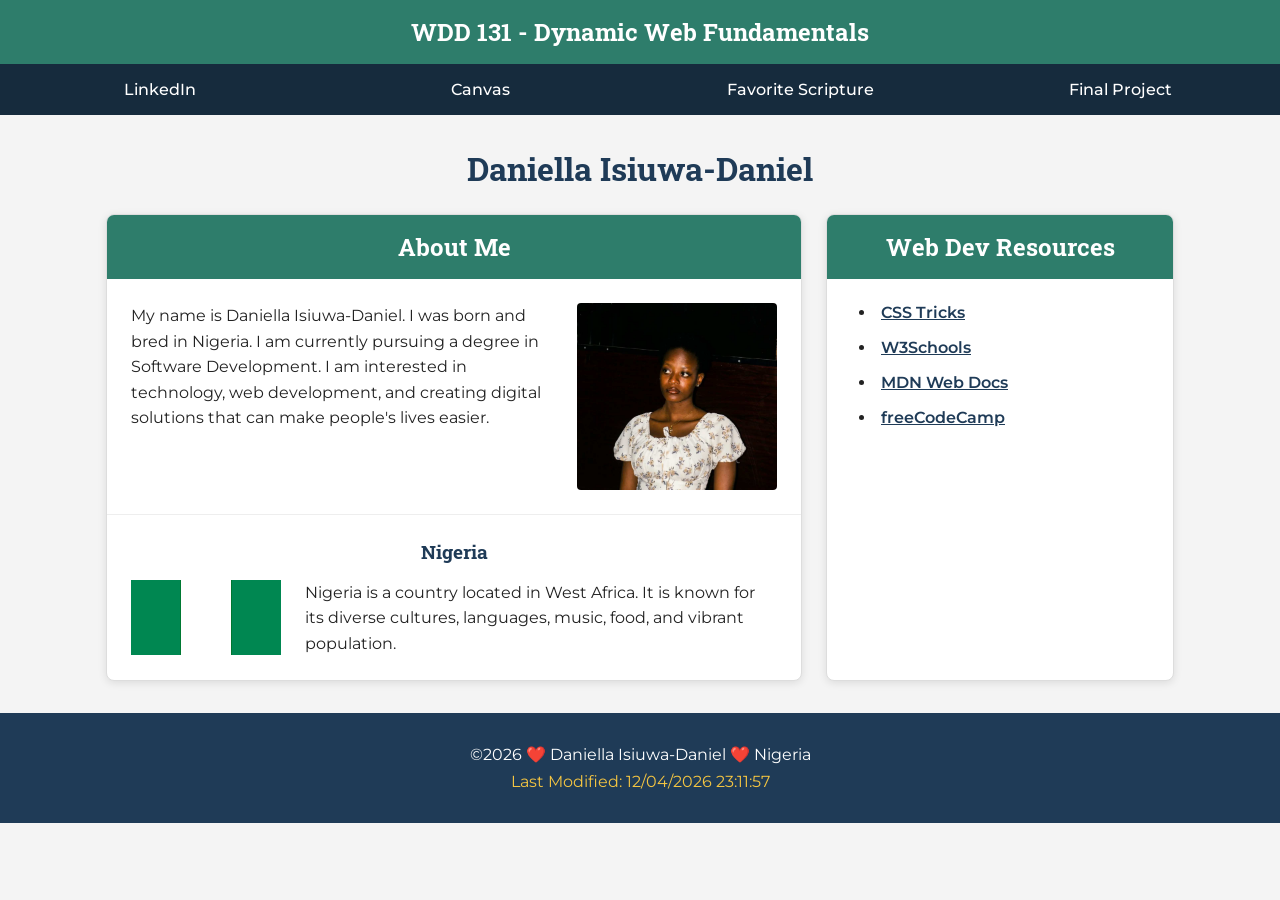
<file: index.html>
<!DOCTYPE html>
<html lang="en-US">

<head>
    <meta charset="UTF-8">
    <meta name="viewport" content="width=device-width, initial-scale=1.0">
    <meta name="description" content="WDD 131 - Dynamic Web Fundamentals course home page for Daniella Isiuwa-Daniel, featuring web development projects, resources, and personal information.">
    <meta name="author" content="Daniella Isiuwa-Daniel">
    
    <title>WDD 131 - Dynamic Web Fundamentals - Daniella Isiuwa-Daniel</title>

    <!-- Google Fonts Preconnect and Link Links -->
    <link rel="preconnect" href="https://fonts.googleapis.com">
    <link rel="preconnect" href="https://fonts.gstatic.com" crossorigin>
    <link href="https://fonts.googleapis.com/css2?family=Montserrat:wght@400;500;600;700&family=Roboto+Slab:wght@500;600;700&display=swap" rel="stylesheet">

    <!-- Stylesheet -->
    <link rel="stylesheet" href="styles/base.css">

    <!-- Script -->
    <script src="scripts/getdates.js" defer></script>
</head>

<body>

    <header>
        <span id="course-title">WDD 131 - Dynamic Web Fundamentals</span>
        <nav>
            <a href="https://www.linkedin.com/in/daniella-isiuwa-daniel-899655251/" target="_blank">LinkedIn</a>
            <a href="https://byupw.instructure.com/" target="_blank">Canvas</a>
            <a href="https://www.churchofjesuschrist.org/study/scriptures/bofm/alma/37?lang=eng" target="_blank">Favorite Scripture</a>
            <a href="#" target="_blank">Final Project</a>
        </nav>
    </header>

    <main>
        <h1>Daniella Isiuwa-Daniel</h1>

        <!-- First Card: About Me -->
        <section class="card">
            <h2>About Me</h2>
            <div class="about-content">
                <div class="about-text">
                    <p>
                        My name is Daniella Isiuwa-Daniel. I was born and bred in Nigeria.
                        I am currently pursuing a degree in Software Development. I am
                        interested in technology, web development, and creating digital
                        solutions that can make people's lives easier.
                    </p>
                </div>
                <img src="images/daniella.jpg" alt="Portrait of Daniella Isiuwa-Daniel" class="profile-image">
            </div>

            <div class="country-section">
                <h3>Nigeria</h3>
                <div class="country-content">
                    <img src="images/nigeria-flag.png" alt="Official flag of Nigeria" class="flag-image">
                    <p>
                        Nigeria is a country located in West Africa. It is known for its
                        diverse cultures, languages, music, food, and vibrant population.
                    </p>
                </div>
            </div>
        </section>

        <!-- Second Card: Web Dev Resources -->
        <section class="card resources-card">
            <h2>Web Dev Resources</h2>
            <ul>
                <li><a href="https://css-tricks.com/" target="_blank">CSS Tricks</a></li>
                <li><a href="https://www.w3schools.com/" target="_blank">W3Schools</a></li>
                <li><a href="https://developer.mozilla.org/" target="_blank">MDN Web Docs</a></li>
                <li><a href="https://www.freecodecamp.org/" target="_blank">freeCodeCamp</a></li>
            </ul>
        </section>
    </main>

    <footer>
        <p>
            &copy;<span id="currentyear"></span> ❤️ Daniella Isiuwa-Daniel ❤️ Nigeria
        </p>
        <p id="lastModified"></p>
    </footer>

</body>

</html>
</file>
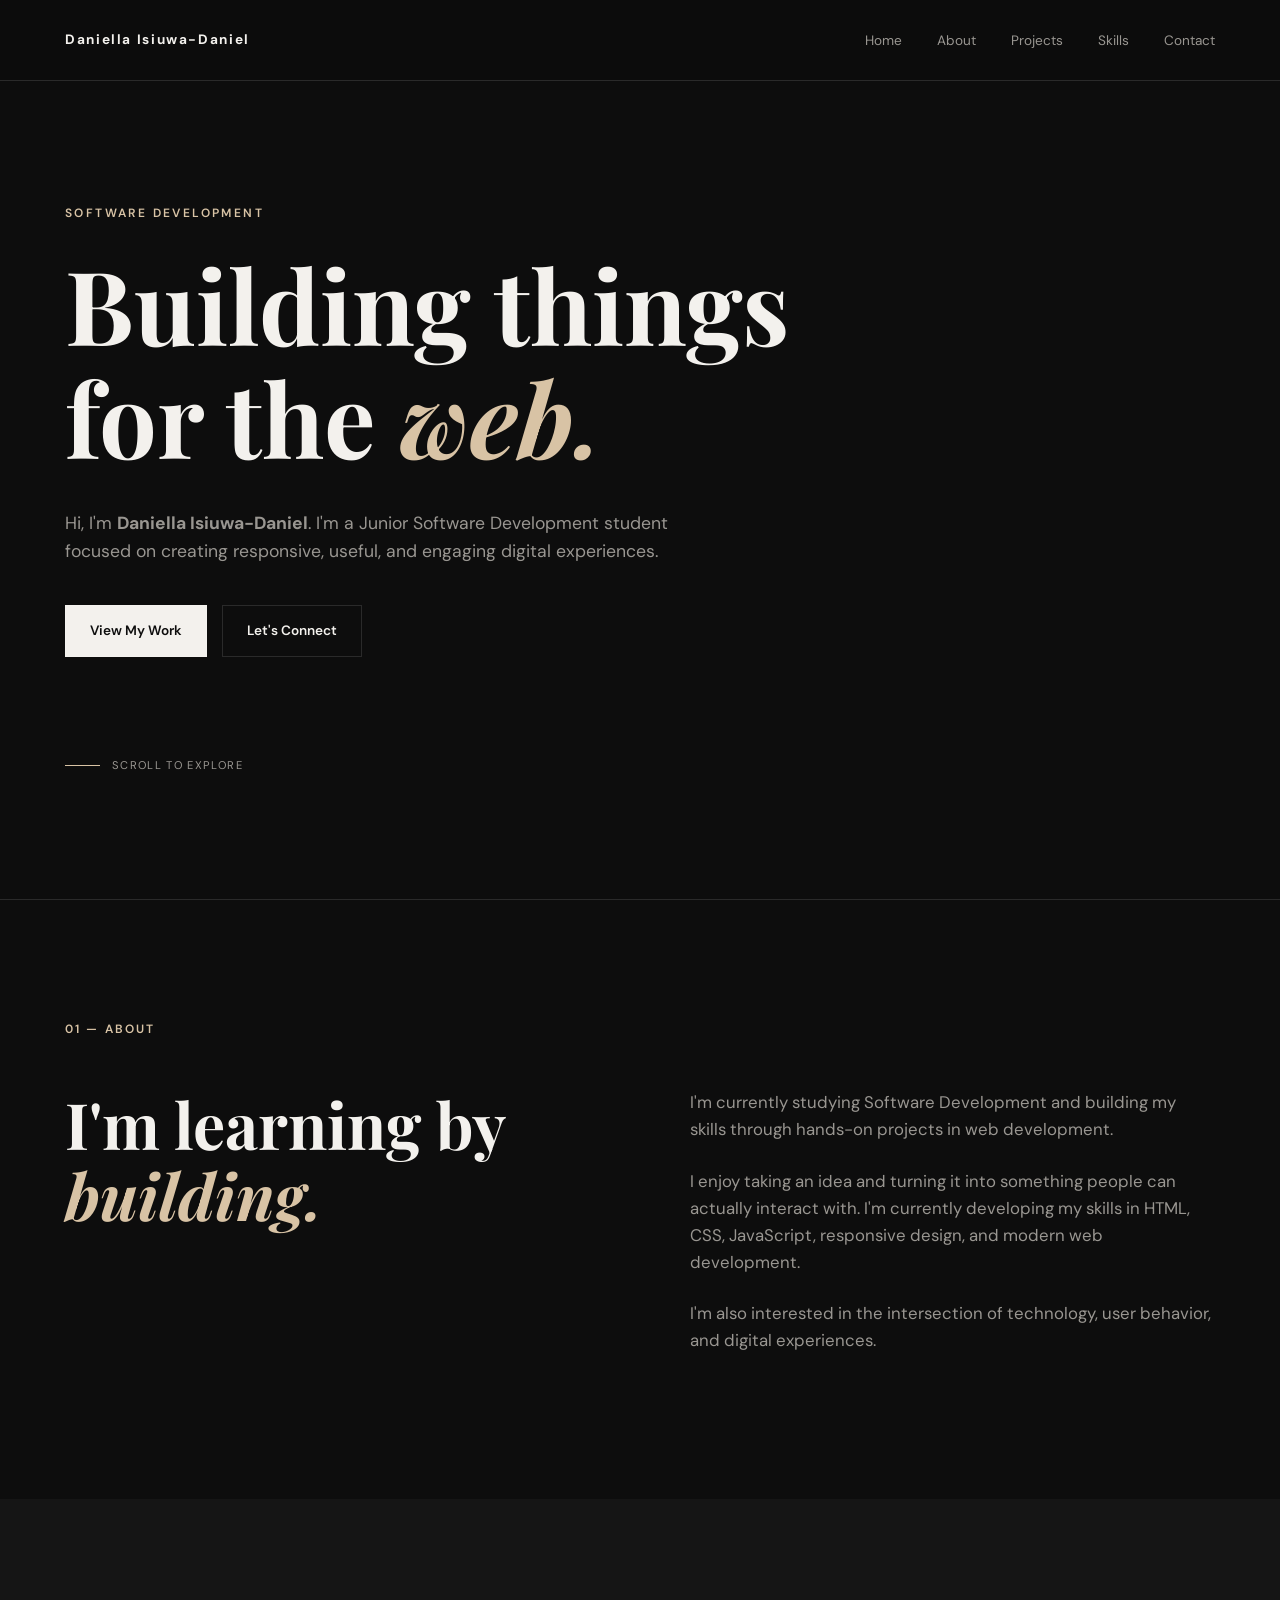
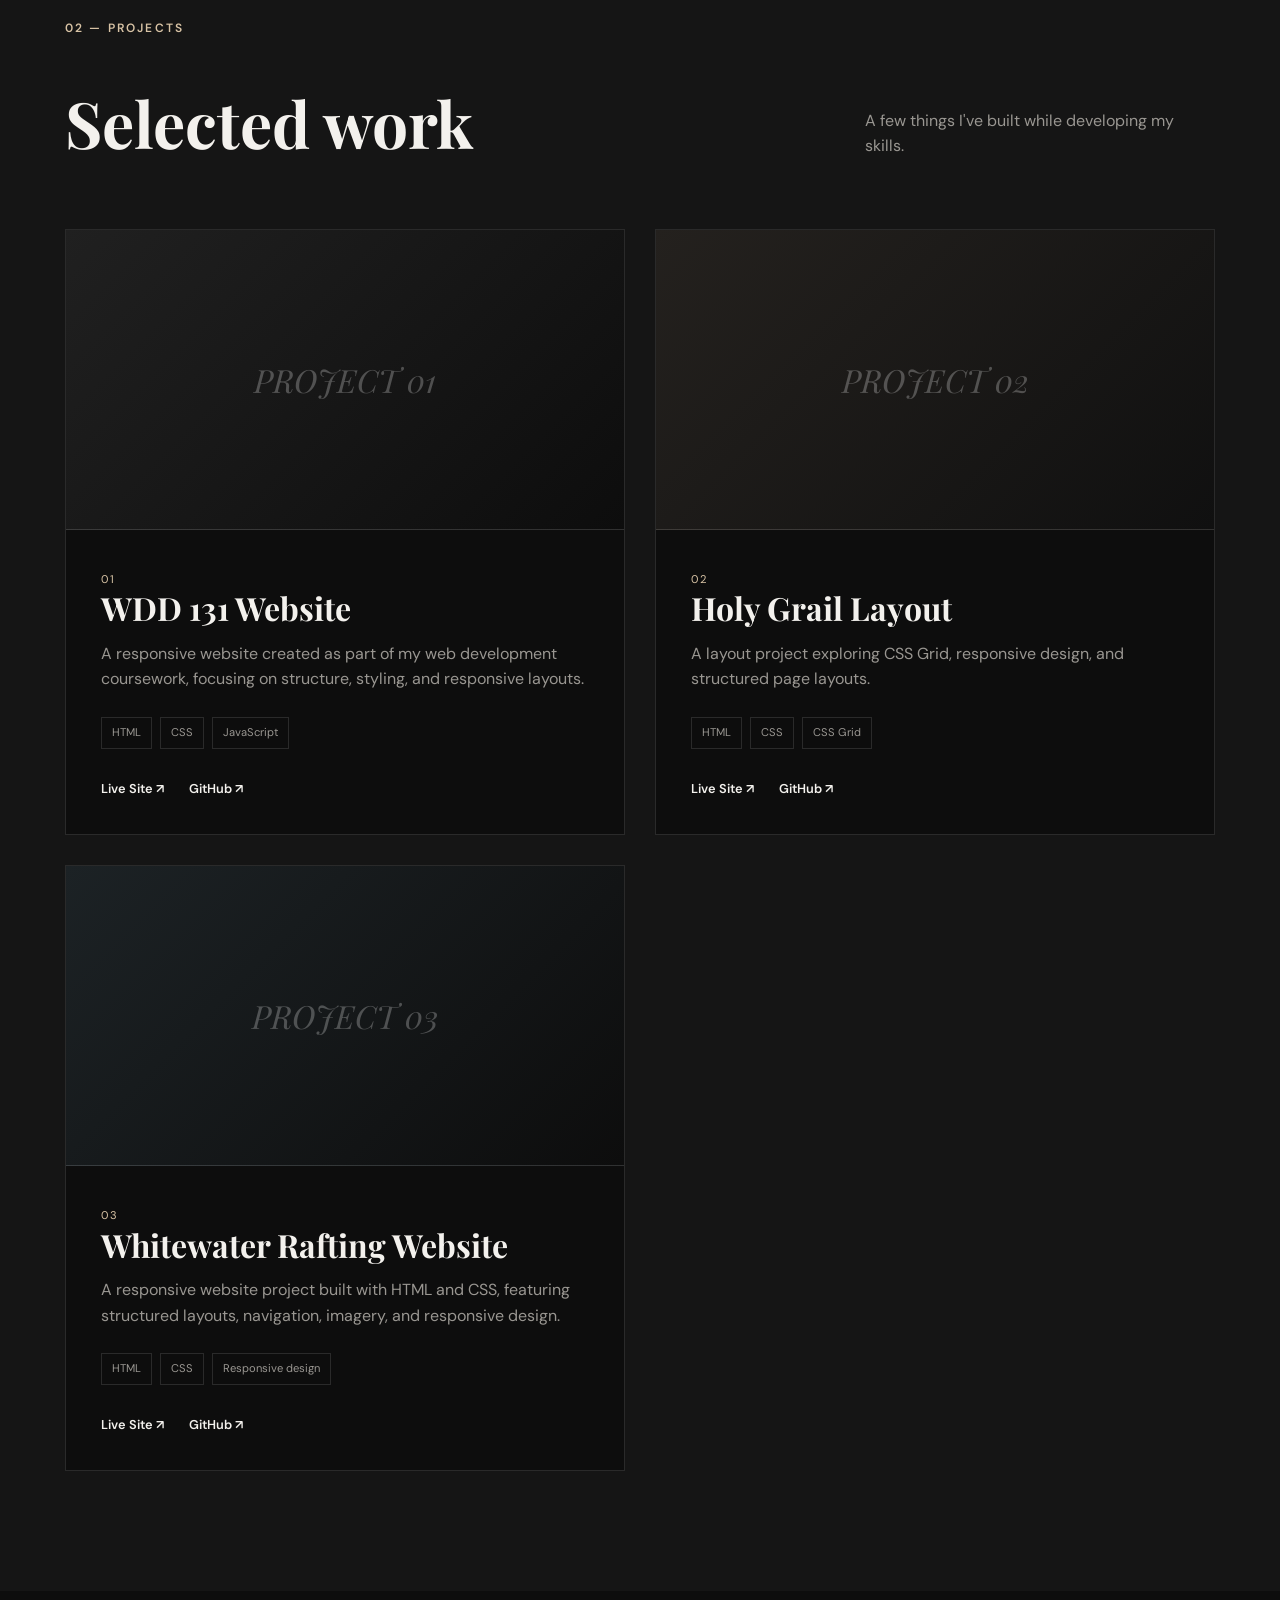
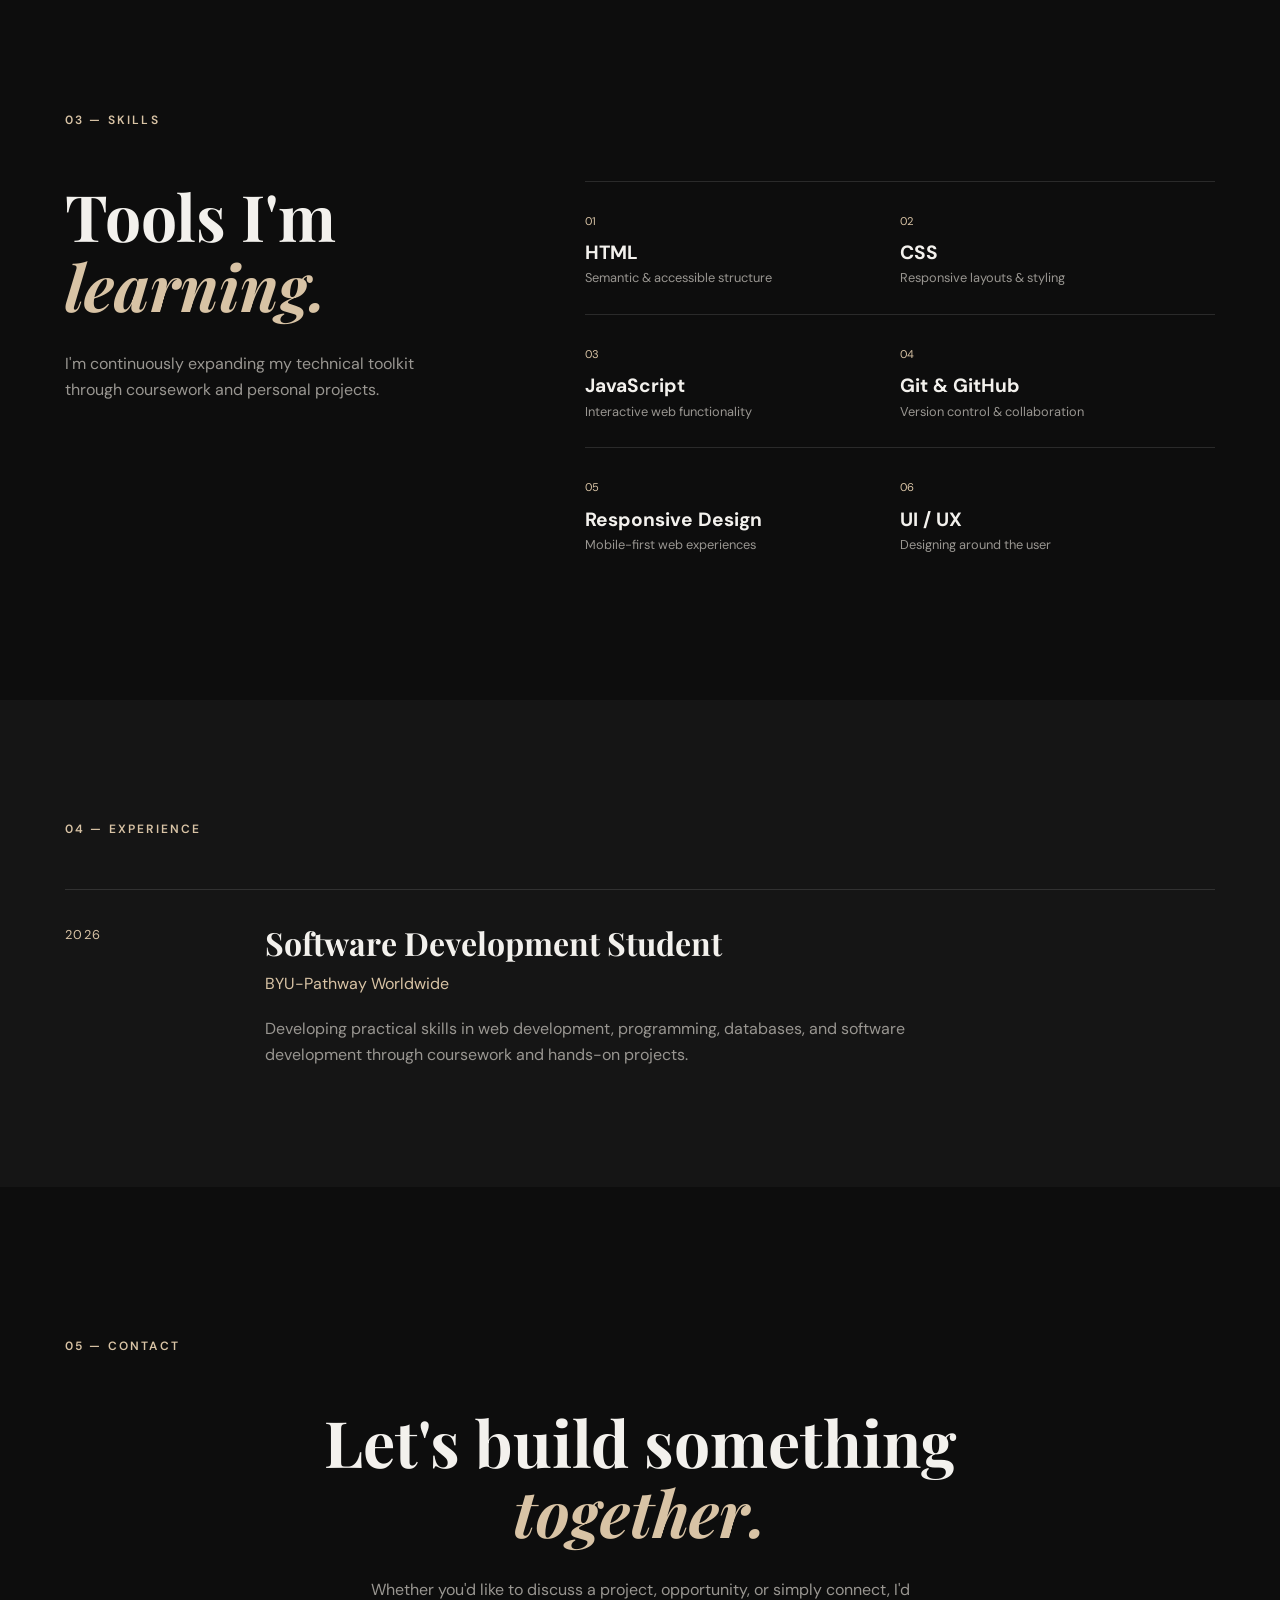
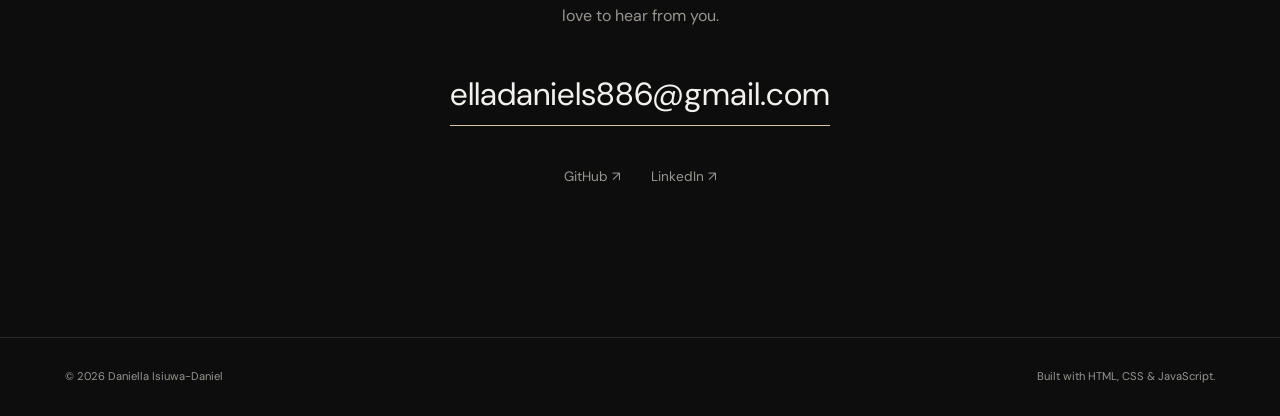
<file: PORTFOLIO/index.html>
<!DOCTYPE html>
<html lang="en">
<head>
    <meta charset="UTF-8">
    <meta name="viewport" content="width=device-width, initial-scale=1.0">

    <meta name="description"
        content="Portfolio of Daniella, a Software Development student building responsive and engaging web experiences.">

    <title>Daniella Isiuwa-Daniel | Software Developer</title>

    <link rel="stylesheet" href="styles.css">

    <!-- Google Font -->
    <link rel="preconnect" href="https://fonts.googleapis.com">
    <link rel="preconnect" href="https://fonts.gstatic.com" crossorigin>
    <link
        href="https://fonts.googleapis.com/css2?family=DM+Sans:wght@400;500;600;700&family=Playfair+Display:wght@500;600;700&display=swap"
        rel="stylesheet">
</head>

<body>

    <!-- ================= NAVIGATION ================= -->

    <header class="header">

        <nav class="navbar container">

            <a href="#home" class="logo">
                Daniella Isiuwa-Daniel
            </a>

            <button class="menu-toggle" aria-label="Open navigation menu">
                ☰
            </button>

            <ul class="nav-links">

                <li>
                    <a href="#home">Home</a>
                </li>

                <li>
                    <a href="#about">About</a>
                </li>

                <li>
                    <a href="#projects">Projects</a>
                </li>

                <li>
                    <a href="#skills">Skills</a>
                </li>

                <li>
                    <a href="#contact">Contact</a>
                </li>

            </ul>

        </nav>

    </header>


    <main>

        <!-- ================= HERO ================= -->

        <section id="home" class="hero">

            <div class="container hero-content">

                <p class="eyebrow">
                    SOFTWARE DEVELOPMENT
                </p>

                <h1>
                    Building things for the
                    <span>web.</span>
                </h1>

                <p class="hero-description">
                    Hi, I'm <strong>Daniella Isiuwa-Daniel</strong>. I'm a Junior Software
                    Development student focused on creating responsive,
                    useful, and engaging digital experiences.
                </p>

                <div class="hero-buttons">

                    <a href="#projects" class="button button-primary">
                        View My Work
                    </a>

                    <a href="#contact" class="button button-secondary">
                        Let's Connect
                    </a>

                </div>

                <div class="scroll-indicator">
                    <span></span>
                    Scroll to explore
                </div>

            </div>

        </section>


        <!-- ================= ABOUT ================= -->

        <section id="about" class="section">

            <div class="container">

                <p class="section-label">
                    01 — ABOUT
                </p>

                <div class="about-grid">

                    <div>

                        <h2>
                            I'm learning by
                            <em>building.</em>
                        </h2>

                    </div>

                    <div class="about-text">

                        <p>
                            I'm currently studying Software Development
                            and building my skills through hands-on
                            projects in web development.
                        </p>

                        <p>
                            I enjoy taking an idea and turning it into
                            something people can actually interact with.
                            I'm currently developing my skills in HTML,
                            CSS, JavaScript, responsive design, and
                            modern web development.
                        </p>

                        <p>
                            I'm also interested in the intersection of
                            technology, user behavior, and digital
                            experiences.
                        </p>

                    </div>

                </div>

            </div>

        </section>


        <!-- ================= PROJECTS ================= -->

        <section id="projects" class="section projects-section">

            <div class="container">

                <p class="section-label">
                    02 — PROJECTS
                </p>

                <div class="section-heading">

                    <h2>
                        Selected work
                    </h2>

                    <p>
                        A few things I've built while developing
                        my skills.
                    </p>

                </div>


                <div class="projects-grid">


                    <!-- PROJECT 1 -->

                    <article class="project-card">

                        <div class="project-image project-one">

                            <div class="image-placeholder">
                                PROJECT 01
                            </div>

                        </div>

                        <div class="project-content">

                            <span class="project-number">
                                01
                            </span>

                            <h3>
                                WDD 131 Website
                            </h3>

                            <p>
                                A responsive website created as part
                                of my web development coursework,
                                focusing on structure, styling,
                                and responsive layouts.
                            </p>

                            <div class="tech-stack">

                                <span>HTML</span>
                                <span>CSS</span>
                                <span>JavaScript</span>

                            </div>

                            <div class="project-links">

                                <a href="https://elladaniels886-jpg.github.io/wdd131/" target="_blank">
                                    Live Site ↗
                                </a>

                                <a href="https://github.com/elladaniels886-jpg/wdd131" target="_blank">
                                    GitHub ↗
                                </a>

                            </div>

                        </div>

                    </article>


                    <!-- PROJECT 2 -->

                    <article class="project-card">

                        <div class="project-image project-two">

                            <div class="image-placeholder">
                                PROJECT 02
                            </div>

                        </div>

                        <div class="project-content">

                            <span class="project-number">
                                02
                            </span>

                            <h3>
                                Holy Grail Layout
                            </h3>

                            <p>
                                A layout project exploring CSS Grid,
                                responsive design, and structured
                                page layouts.
                            </p>

                            <div class="tech-stack">

                                <span>HTML</span>
                                <span>CSS</span>
                                <span>CSS Grid</span>

                            </div>

                            <div class="project-links">

                                <a href="https://elladaniels886-jpg.github.io/wdd131/basic-layout.html" target="_blank">
                                    Live Site ↗
                                </a>

                                <a href="https://github.com/elladaniels886-jpg/wdd131/blob/main/basic-layout.html" target="_blank">
                                    GitHub ↗
                                </a>

                            </div>

                        </div>

                    </article>


                    <!-- PROJECT 3 -->

                    <article class="project-card">

                        <div class="project-image project-three">

                            <div class="image-placeholder">
                                PROJECT 03
                            </div>

                        </div>

                        <div class="project-content">

                            <span class="project-number">
                                03
                            </span>

                            <h3>
                               Whitewater Rafting Website
                            </h3>

                            <p>
                               A responsive website project built with HTML and CSS, 
                               featuring structured layouts, navigation, imagery,
                                and responsive design.
                            </p>

                            <div class="tech-stack">

                                <span>HTML</span>
                                <span>CSS</span>
                                <span>Responsive design</span>

                            </div>

                            <div class="project-links">

                                <a href="https://elladaniels886-jpg.github.io/wdd130/wwr/index.html" target="_blank">
                                    Live Site ↗
                                </a>

                                <a href="https://github.com/elladaniels886-jpg/wdd130/blob/main/wwr/index.html" target="_blank">
                                    GitHub ↗
                                </a>

                            </div>

                        </div>

                    </article>


                </div>

            </div>

        </section>


        <!-- ================= SKILLS ================= -->

        <section id="skills" class="section">

            <div class="container">

                <p class="section-label">
                    03 — SKILLS
                </p>

                <div class="skills-grid">

                    <div class="skills-intro">

                        <h2>
                            Tools I'm
                            <em>learning.</em>
                        </h2>

                        <p>
                            I'm continuously expanding my technical
                            toolkit through coursework and personal
                            projects.
                        </p>

                    </div>


                    <div class="skills-list">

                        <div class="skill">
                            <span>01</span>
                            <h3>HTML</h3>
                            <p>Semantic & accessible structure</p>
                        </div>

                        <div class="skill">
                            <span>02</span>
                            <h3>CSS</h3>
                            <p>Responsive layouts & styling</p>
                        </div>

                        <div class="skill">
                            <span>03</span>
                            <h3>JavaScript</h3>
                            <p>Interactive web functionality</p>
                        </div>

                        <div class="skill">
                            <span>04</span>
                            <h3>Git & GitHub</h3>
                            <p>Version control & collaboration</p>
                        </div>

                        <div class="skill">
                            <span>05</span>
                            <h3>Responsive Design</h3>
                            <p>Mobile-first web experiences</p>
                        </div>

                        <div class="skill">
                            <span>06</span>
                            <h3>UI / UX</h3>
                            <p>Designing around the user</p>
                        </div>

                    </div>

                </div>

            </div>

        </section>


        <!-- ================= EXPERIENCE ================= -->

        <section class="section experience-section">

            <div class="container">

                <p class="section-label">
                    04 — EXPERIENCE
                </p>

                <div class="experience">

                    <div class="experience-date">
                        2026
                    </div>

                    <div>

                        <h3>
                            Software Development Student
                        </h3>

                        <p class="experience-company">
                            BYU-Pathway Worldwide
                        </p>

                        <p>
                            Developing practical skills in web
                            development, programming, databases,
                            and software development through
                            coursework and hands-on projects.
                        </p>

                    </div>

                </div>

            </div>

        </section>


        <!-- ================= CONTACT ================= -->

        <section id="contact" class="contact-section">

            <div class="container contact-content">

                <p class="section-label">
                    05 — CONTACT
                </p>

                <h2>
                    Let's build something
                    <em>together.</em>
                </h2>

                <p>
                    Whether you'd like to discuss a project,
                    opportunity, or simply connect, I'd love to
                    hear from you.
                </p>

                <a
                    href="mailto:elladaniels886@gmail.com"
                    class="email-link">
                    elladaniels886@gmail.com
                </a>

                <div class="social-links">

                    <a
                        href="https://github.com/elladaniels886-jpg"
                        target="_blank">
                        GitHub ↗
                    </a>

                    <a
                        href="https://www.linkedin.com/in/daniella-isiuwa-daniel-899655251/"
                        target="_blank">
                        LinkedIn ↗
                    </a>

                </div>

            </div>

        </section>

    </main>


    <!-- ================= FOOTER ================= -->

    <footer>

        <div class="container footer-content">

            <p>
                © <span id="year"></span> Daniella Isiuwa-Daniel
            </p>

            <p>
                Built with HTML, CSS & JavaScript.
            </p>

        </div>

    </footer>


    <script src="script.js"></script>

</body>
</html>
</file>
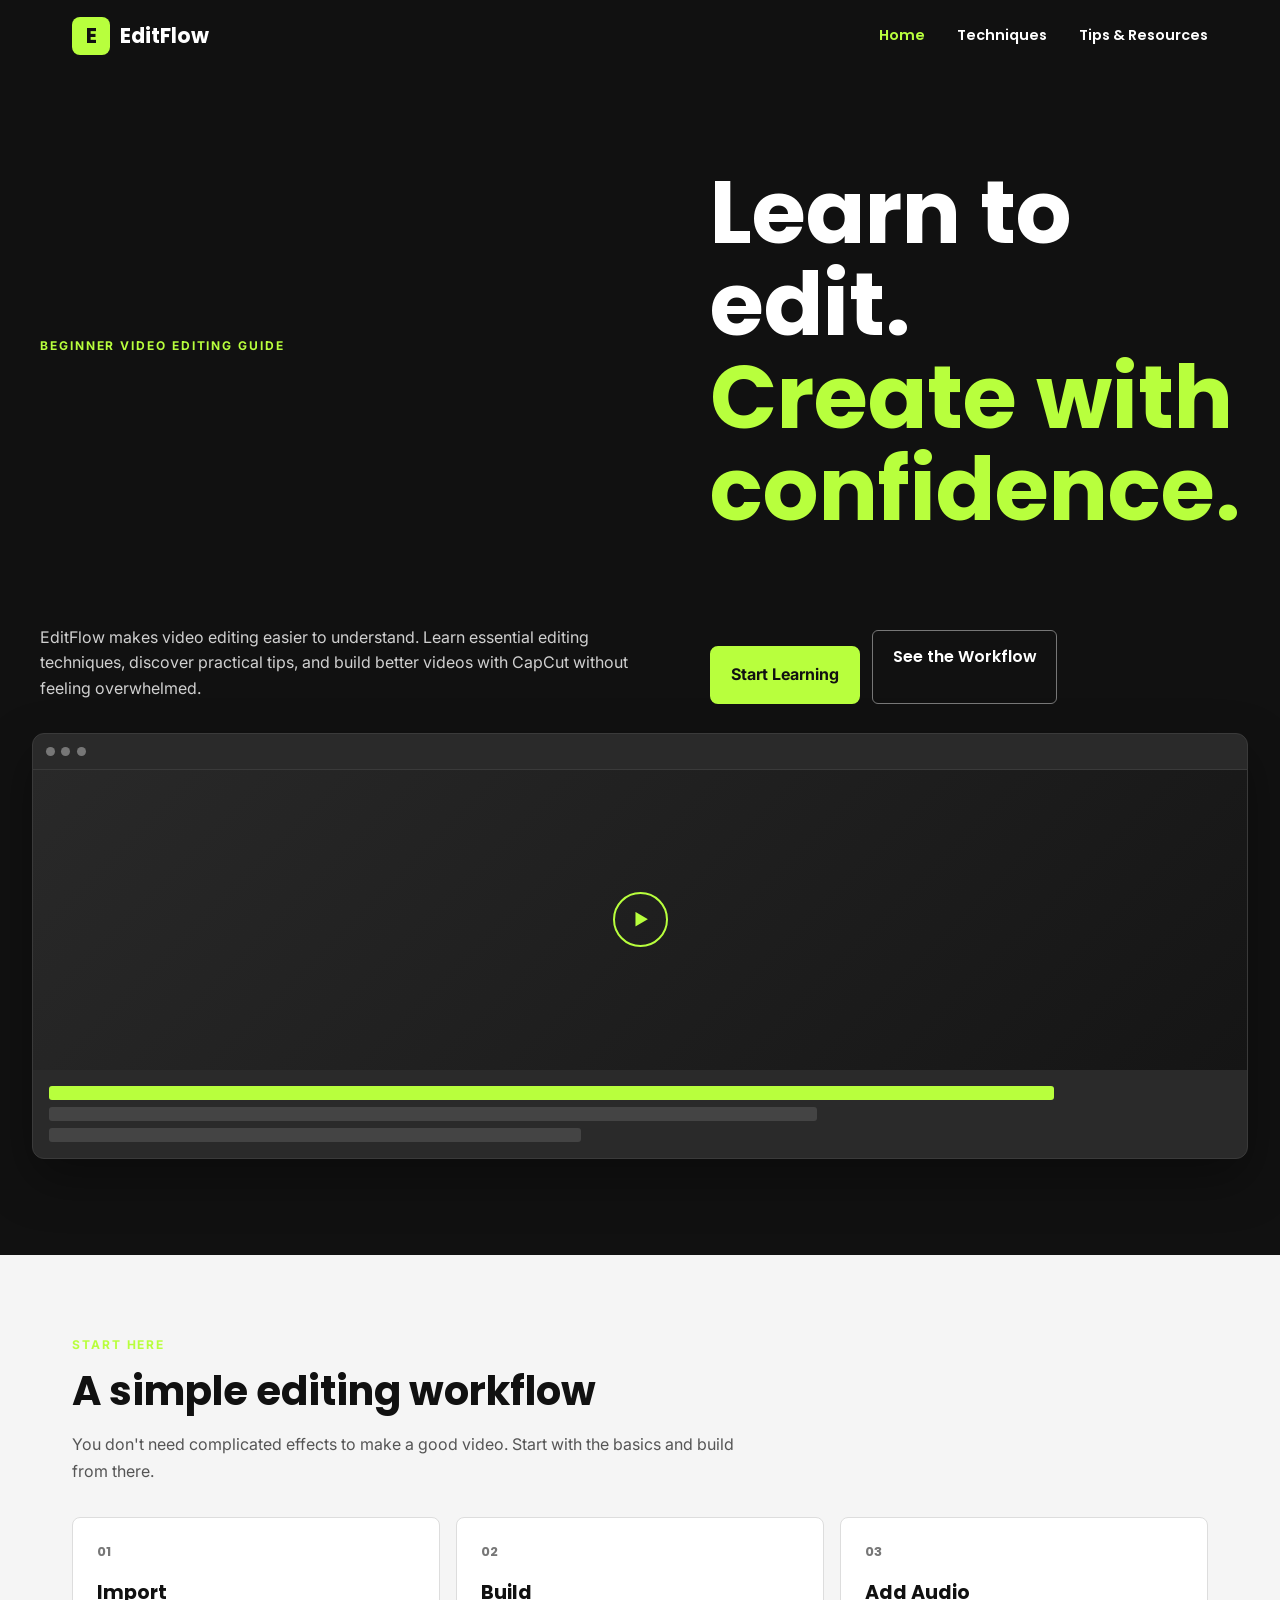
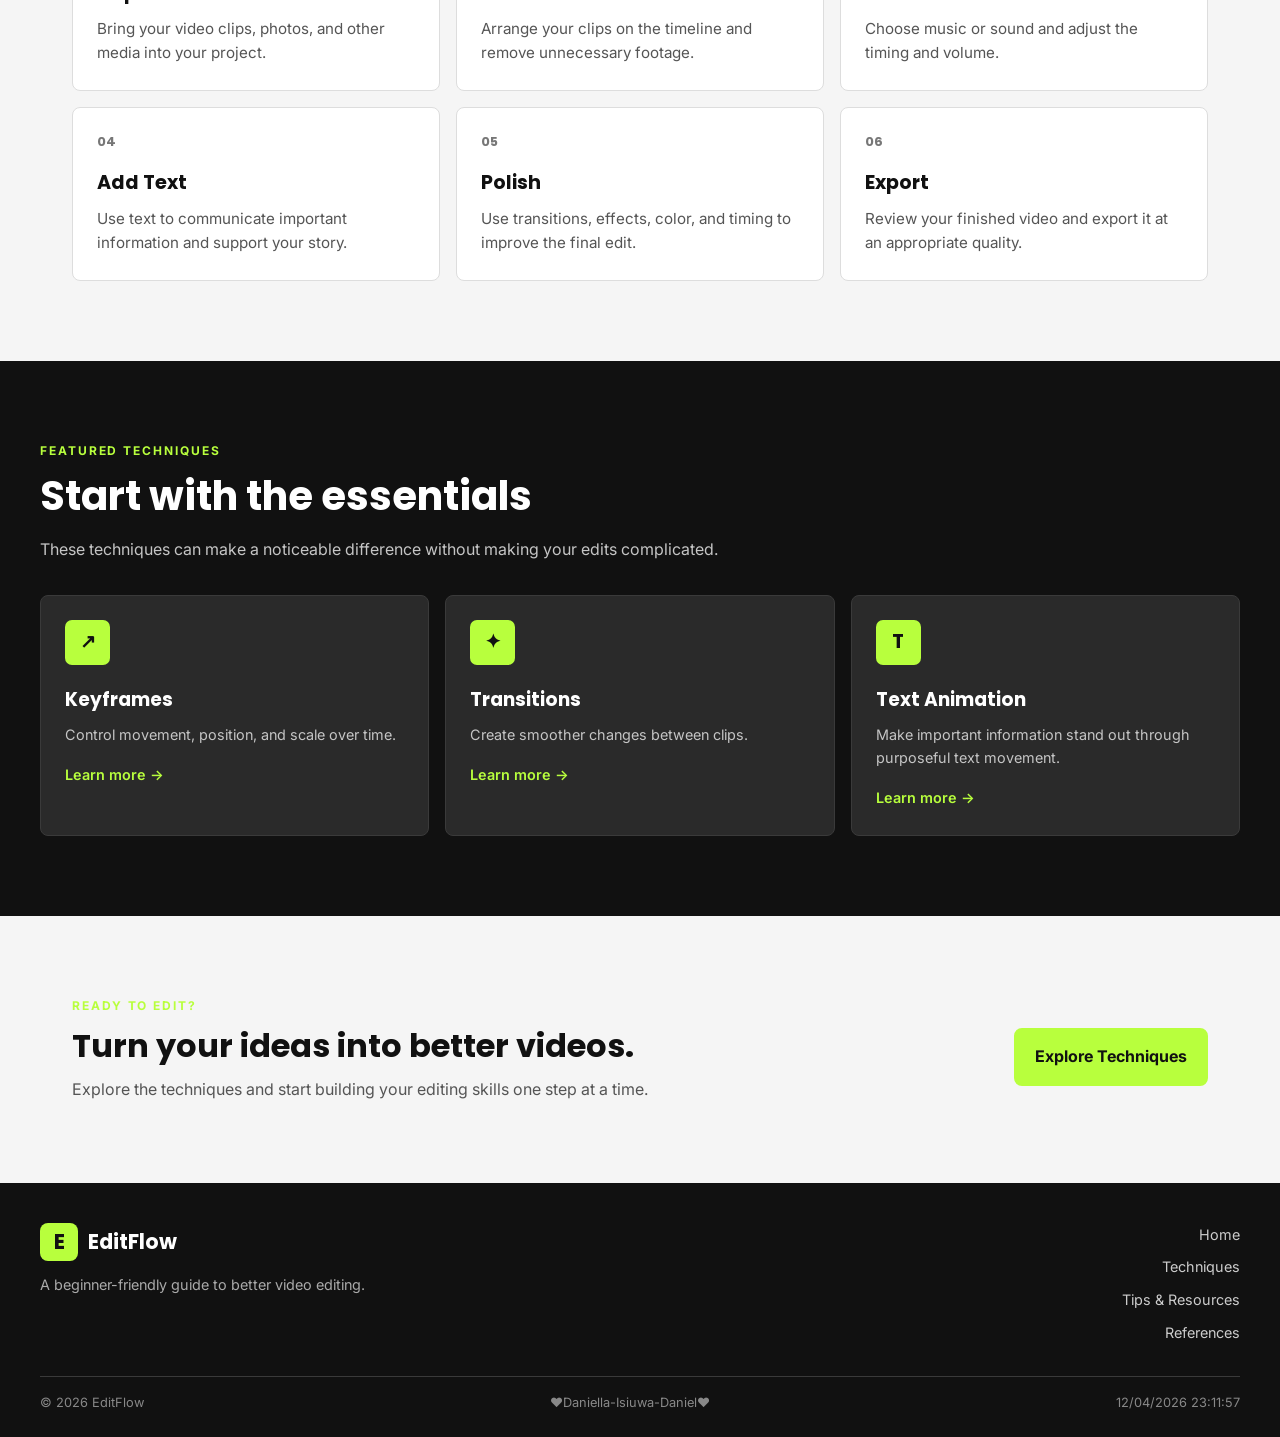
<file: project/index.html>
<!DOCTYPE html>
<html lang="en">
<head>
    <meta charset="UTF-8">
    <meta name="viewport" content="width=device-width, initial-scale=1.0">

    <meta name="description" content="EditFlow is a beginner-friendly guide to learning video editing with CapCut.">
    <meta name="author" content="Daniella">

    <title>EditFlow | Beginner Video Editing Guide</title>

    <link rel="preconnect" href="https://fonts.googleapis.com">
    <link rel="preconnect" href="https://fonts.gstatic.com" crossorigin>
    <link href="https://fonts.googleapis.com/css2?family=Inter:wght@400;500;600&family=Poppins:wght@600;700&display=swap" rel="stylesheet">

    <link rel="stylesheet" href="styles/project.css">
    <script src="scripts/project.js" defer></script>
</head>

<body>

    <header class="site-header">
        <div class="header-container">
            <a class="logo" href="index.html">
                <span class="logo-mark">E</span>
                <span>EditFlow</span>
            </a>

            <button class="menu-button" aria-label="Open navigation menu">
                ☰
            </button>

            <nav class="navigation">
                <a href="index.html" class="active">Home</a>
                <a href="techniques.html">Techniques</a>
                <a href="tips.html">Tips & Resources</a>
            </nav>
        </div>
    </header>

    <main>

        <section class="hero">
            <div class="hero-content">
                <p class="eyebrow">BEGINNER VIDEO EDITING GUIDE</p>

                <h1>
                    Learn to edit.
                    <span>Create with confidence.</span>
                </h1>

                <p class="hero-text">
                    EditFlow makes video editing easier to understand.
                    Learn essential editing techniques, discover practical
                    tips, and build better videos with CapCut without
                    feeling overwhelmed.
                </p>

                <div class="hero-buttons">
                    <a href="techniques.html" class="button primary-button">
                        Start Learning
                    </a>

                    <a href="#workflow" class="button secondary-button">
                        See the Workflow
                    </a>
                </div>
            </div>

            <div class="hero-visual" aria-label="Video editing timeline illustration">
                <div class="editing-window">
                    <div class="window-top">
                        <span></span>
                        <span></span>
                        <span></span>
                    </div>

                    <div class="preview-area">
                        <div class="play-icon">▶</div>
                    </div>

                    <div class="timeline">
                        <div class="timeline-track track-one"></div>
                        <div class="timeline-track track-two"></div>
                        <div class="timeline-track track-three"></div>
                    </div>
                </div>
            </div>
        </section>

        <section class="section" id="workflow">
            <div class="section-heading">
                <p class="eyebrow">START HERE</p>
                <h2>A simple editing workflow</h2>
                <p>
                    You don't need complicated effects to make a good video.
                    Start with the basics and build from there.
                </p>
            </div>

            <div class="workflow-grid">

                <article class="workflow-card">
                    <span class="step-number">01</span>
                    <h3>Import</h3>
                    <p>
                        Bring your video clips, photos, and other media
                        into your project.
                    </p>
                </article>

                <article class="workflow-card">
                    <span class="step-number">02</span>
                    <h3>Build</h3>
                    <p>
                        Arrange your clips on the timeline and remove
                        unnecessary footage.
                    </p>
                </article>

                <article class="workflow-card">
                    <span class="step-number">03</span>
                    <h3>Add Audio</h3>
                    <p>
                        Choose music or sound and adjust the timing
                        and volume.
                    </p>
                </article>

                <article class="workflow-card">
                    <span class="step-number">04</span>
                    <h3>Add Text</h3>
                    <p>
                        Use text to communicate important information
                        and support your story.
                    </p>
                </article>

                <article class="workflow-card">
                    <span class="step-number">05</span>
                    <h3>Polish</h3>
                    <p>
                        Use transitions, effects, color, and timing
                        to improve the final edit.
                    </p>
                </article>

                <article class="workflow-card">
                    <span class="step-number">06</span>
                    <h3>Export</h3>
                    <p>
                        Review your finished video and export it
                        at an appropriate quality.
                    </p>
                </article>

            </div>
        </section>

        <section class="section featured-section">
            <div class="section-heading">
                <p class="eyebrow">FEATURED TECHNIQUES</p>
                <h2>Start with the essentials</h2>
                <p>
                    These techniques can make a noticeable difference
                    without making your edits complicated.
                </p>
            </div>

            <div class="technique-preview-grid">

                <article class="technique-preview">
                    <div class="technique-icon">↗</div>
                    <h3>Keyframes</h3>
                    <p>
                        Control movement, position, and scale over time.
                    </p>
                    <a href="techniques.html">Learn more →</a>
                </article>

                <article class="technique-preview">
                    <div class="technique-icon">✦</div>
                    <h3>Transitions</h3>
                    <p>
                        Create smoother changes between clips.
                    </p>
                    <a href="techniques.html">Learn more →</a>
                </article>

                <article class="technique-preview">
                    <div class="technique-icon">T</div>
                    <h3>Text Animation</h3>
                    <p>
                        Make important information stand out through
                        purposeful text movement.
                    </p>
                    <a href="techniques.html">Learn more →</a>
                </article>

            </div>
        </section>

        <section class="cta-section">
            <div>
                <p class="eyebrow">READY TO EDIT?</p>
                <h2>Turn your ideas into better videos.</h2>
                <p>
                    Explore the techniques and start building your
                    editing skills one step at a time.
                </p>
            </div>

            <a href="techniques.html" class="button primary-button">
                Explore Techniques
            </a>
        </section>

    </main>

    <footer class="site-footer">
        <div class="footer-container">
            <div>
                <a class="logo footer-logo" href="index.html">
                    <span class="logo-mark">E</span>
                    <span>EditFlow</span>
                </a>

                <p>
                    A beginner-friendly guide to better video editing.
                </p>
            </div>

            <div class="footer-links">
                <a href="index.html">Home</a>
                <a href="techniques.html">Techniques</a>
                <a href="tips.html">Tips & Resources</a>
                <a href="references.html">References</a>
            </div>
        </div>

        <div class="footer-bottom">
            <p>
                &copy; <span id="currentyear"></span> EditFlow
            </p>
             <p>
            ❤️Daniella-Isiuwa-Daniel❤️ 
            </p>

            <p id="lastModified"></p>
        </div>
    </footer>

</body>
</html>
</file>
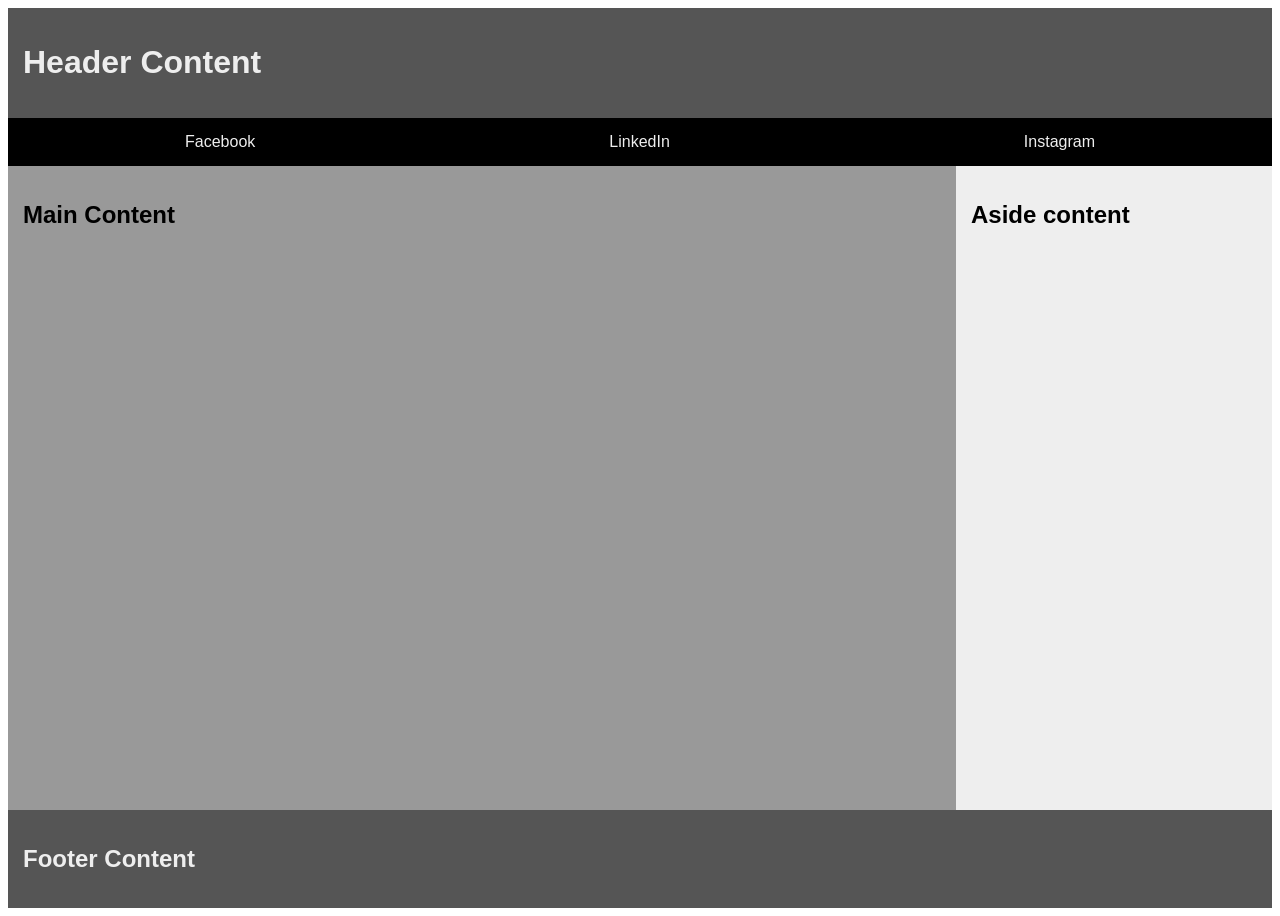
<file: basic-layout.html>
<!DOCTYPE html>
<html lang="en">
<head>
    <meta charset="UTF-8">
    <meta name="viewport" content="width=device-width, initial-scale=1.0">
    <title>Daniella - WDD 131 Course page</title>
    <link rel="stylesheet" href="styles/layout.css">
</head>
<body>
    <header>
        <h1>Header Content</h1>
        <nav>
            <a href="https://www.facebook.com/isiuwa.daniel.daniella/">Facebook</a>
            <a href="https://www.linkedin.com/in/daniella-isiuwa-daniel-899655251/">LinkedIn</a>
            <a href="https://www.instagram.com/d_dahniella/">Instagram</a>
        </nav>
    </header>
    <main>
        <h2>Main Content</h2>
    </main>
    <aside>
        <h2>Aside content</h2>
    </aside>
    <footer>
        <h2>Footer Content</h2>
    </footer>
</body>
</html>
</file>
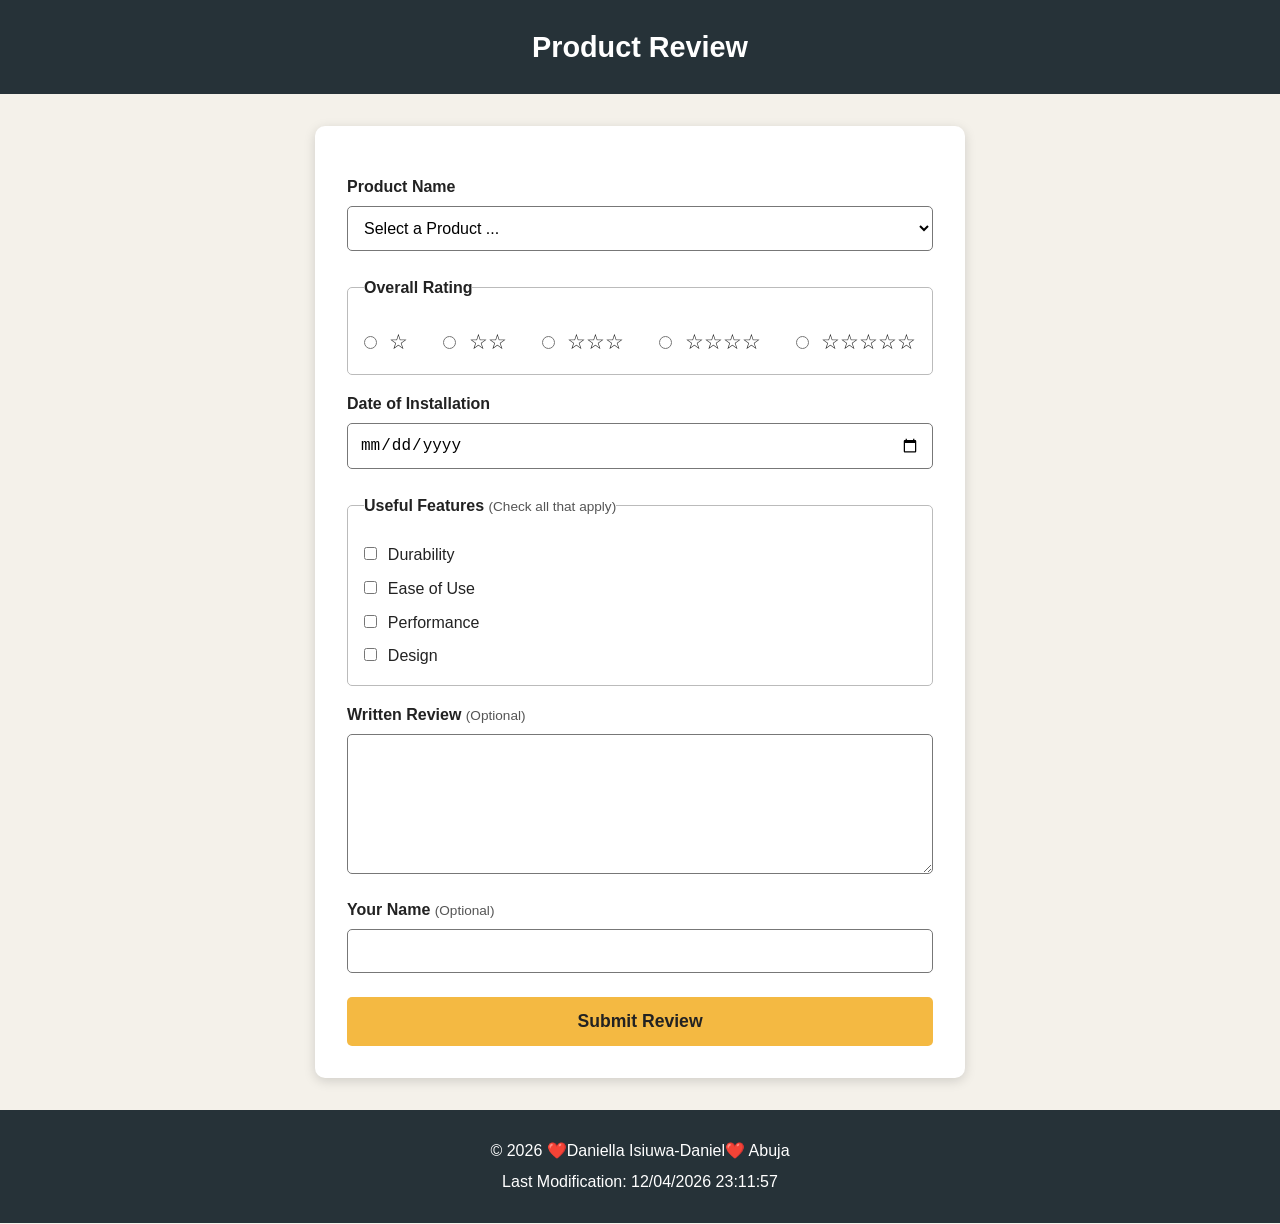
<file: form.html>
<!DOCTYPE html>
<html lang="en">
<head>
    <meta charset="UTF-8">
    <meta name="viewport" content="width=device-width, initial-scale=1.0">
    <meta name="description" content="Product review form for WDD 131 Dynamic Web Fundamentals.">
    <meta name="author" content="Daniella Isiuwa-Daniel">
    <title>Product Review Form | WDD 131</title>
    <link rel="stylesheet" href="styles/form.css">
    <script src="scripts/form.js" defer></script>
</head>

<body>
    <header>
        <h1>Product Review</h1>
    </header>

    <main>
        <form method="get" action="review.html">

            <label for="productName">Product Name</label>
            <select id="productName" name="productName" required>
                <option value="" disabled selected>Select a Product ...</option>
            </select>
<fieldset>
    <legend>Overall Rating</legend>

    <div class="rating">
        <label for="rating1">
            <input type="radio" id="rating1" name="rating" value="1" required>
            ☆
        </label>

        <label for="rating2">
            <input type="radio" id="rating2" name="rating" value="2" required>
            ☆☆
        </label>

        <label for="rating3">
            <input type="radio" id="rating3" name="rating" value="3" required>
            ☆☆☆
        </label>

        <label for="rating4">
            <input type="radio" id="rating4" name="rating" value="4" required>
            ☆☆☆☆
        </label>

        <label for="rating5">
            <input type="radio" id="rating5" name="rating" value="5" required>
            ☆☆☆☆☆
        </label>
    </div>
</fieldset>

            <label for="installDate">Date of Installation</label>
            <input type="date" id="installDate" name="installDate" required>

            <fieldset>
                <legend>Useful Features <span>(Check all that apply)</span></legend>

                <label for="durable">
                    <input type="checkbox" id="durable" name="features" value="Durability">
                    Durability
                </label>

                <label for="easyUse">
                    <input type="checkbox" id="easyUse" name="features" value="Ease of Use">
                    Ease of Use
                </label>

                <label for="performance">
                    <input type="checkbox" id="performance" name="features" value="Performance">
                    Performance
                </label>

                <label for="design">
                    <input type="checkbox" id="design" name="features" value="Design">
                    Design
                </label>
            </fieldset>

            <label for="writtenReview">
                Written Review
                <span>(Optional)</span>
            </label>
            <textarea id="writtenReview" name="writtenReview"></textarea>

            <label for="userName">
                Your Name
                <span>(Optional)</span>
            </label>
            <input type="text" id="userName" name="userName">

            <input type="submit" value="Submit Review">
        </form>
    </main>

    <footer>
        <p>&copy; <span id="currentyear"></span> ❤️Daniella Isiuwa-Daniel❤️ Abuja</p>
        <p id="lastModified"></p>
    </footer>
</body>
</html>
</file>
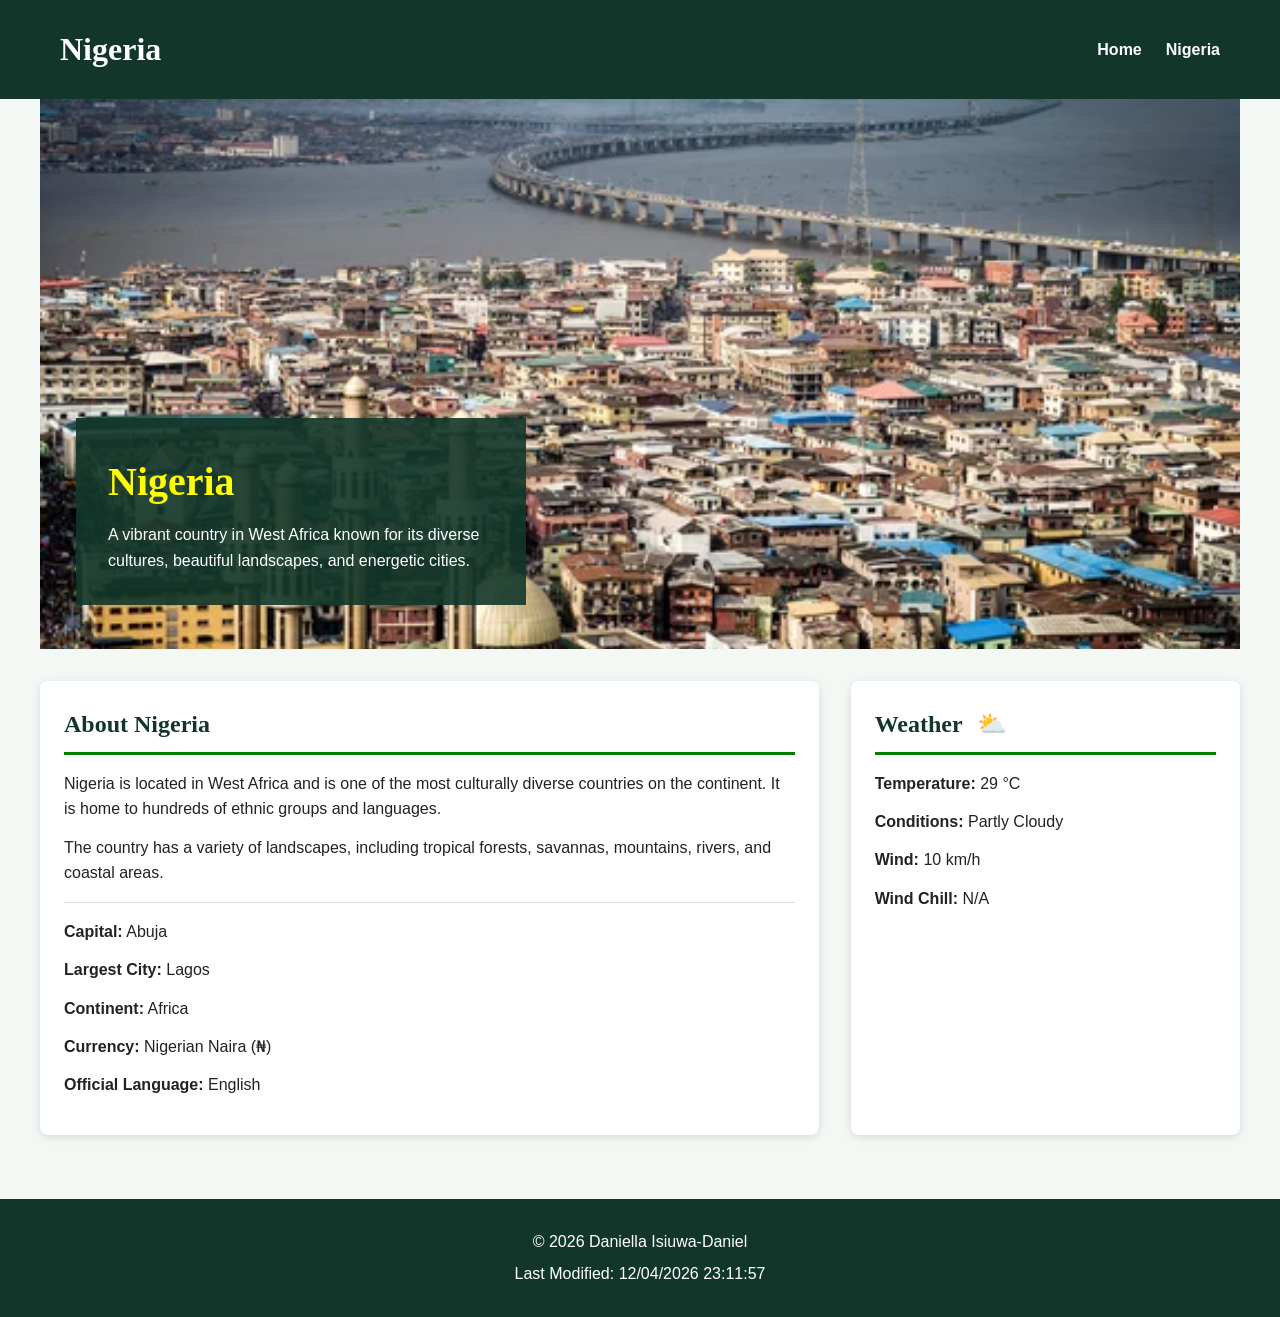
<file: place.html>
<!DOCTYPE html>
<html lang="en">
<head>
    <meta charset="UTF-8">
    <meta name="viewport" content="width=device-width, initial-scale=1.0">

    <meta name="description" content="Things about Nigeria, its geography, weather, population, and culture.">
    <meta name="author" content="Daniella Isiuwa-Daniel">

    <title>Nigeria | Country Page</title>

    <link rel="stylesheet" href="styles/place.css">
    <script src="scripts/place.js" defer></script>
</head>

<body>

    <header>
        <h1>Nigeria</h1>

        <nav>
            <a href="index.html">Home</a>
            <a href="place.html">Nigeria</a>
        </nav>
    </header>

    <main>

        <section class="hero">
            <picture>
                <source
                    media="(max-width: 600px)"
                    srcset="images/nigeria-small.webp">

                <source
                    media="(min-width: 601px)"
                    srcset="images/nigeria-large.webp">

                <img
                    src="images/nigeria-large.webp"
                    alt="A beautiful view representing Nigeria"
                    width="1200"
                    height="600">
            </picture>

            <div class="hero-text">
                <h2>Nigeria</h2>
                <p>
                    A vibrant country in West Africa known for its diverse
                    cultures, beautiful landscapes, and energetic cities.
                </p>
            </div>
        </section>

        
        <div class="content">

            <section class="card">
                <h2>About Nigeria</h2>

                <p>
                    Nigeria is located in West Africa and is one of the most
                    culturally diverse countries on the continent. It is home
                    to hundreds of ethnic groups and languages.
                </p>

                <p>
                    The country has a variety of landscapes, including
                    tropical forests, savannas, mountains, rivers, and
                    coastal areas.
                </p>

                <div class="facts">
                    <p><strong>Capital:</strong> Abuja</p>
                    <p><strong>Largest City:</strong> Lagos</p>
                    <p><strong>Continent:</strong> Africa</p>
                    <p><strong>Currency:</strong> Nigerian Naira (₦)</p>
                    <p><strong>Official Language:</strong> English</p>
                </div>
            </section>

            
            <section class="card weather">
                <h2>Weather</h2>

                <img
                    class="weather-icon"
                    src="images/weather.svg"
                    alt="Partly cloudy weather icon">

                <div class="weather-info">

                    <p>
                        <strong>Temperature:</strong>
                        <span id="temperature">29</span> °C
                    </p>

                    <p>
                        <strong>Conditions:</strong>
                        Partly Cloudy
                    </p>

                    <p>
                        <strong>Wind:</strong>
                        <span id="wind-speed">10</span> km/h
                    </p>

                    <p>
                        <strong>Wind Chill:</strong>
                        <span id="wind-chill">N/A</span>
                    </p>

                </div>
            </section>

        </div>

    </main>

    <footer>
        <p>
            &copy; <span id="currentyear"></span> Daniella Isiuwa-Daniel
        </p>

        <p>
            Last Modified:
            <span id="lastModified"></span>
        </p>
    </footer>

</body>
</html>
</file>
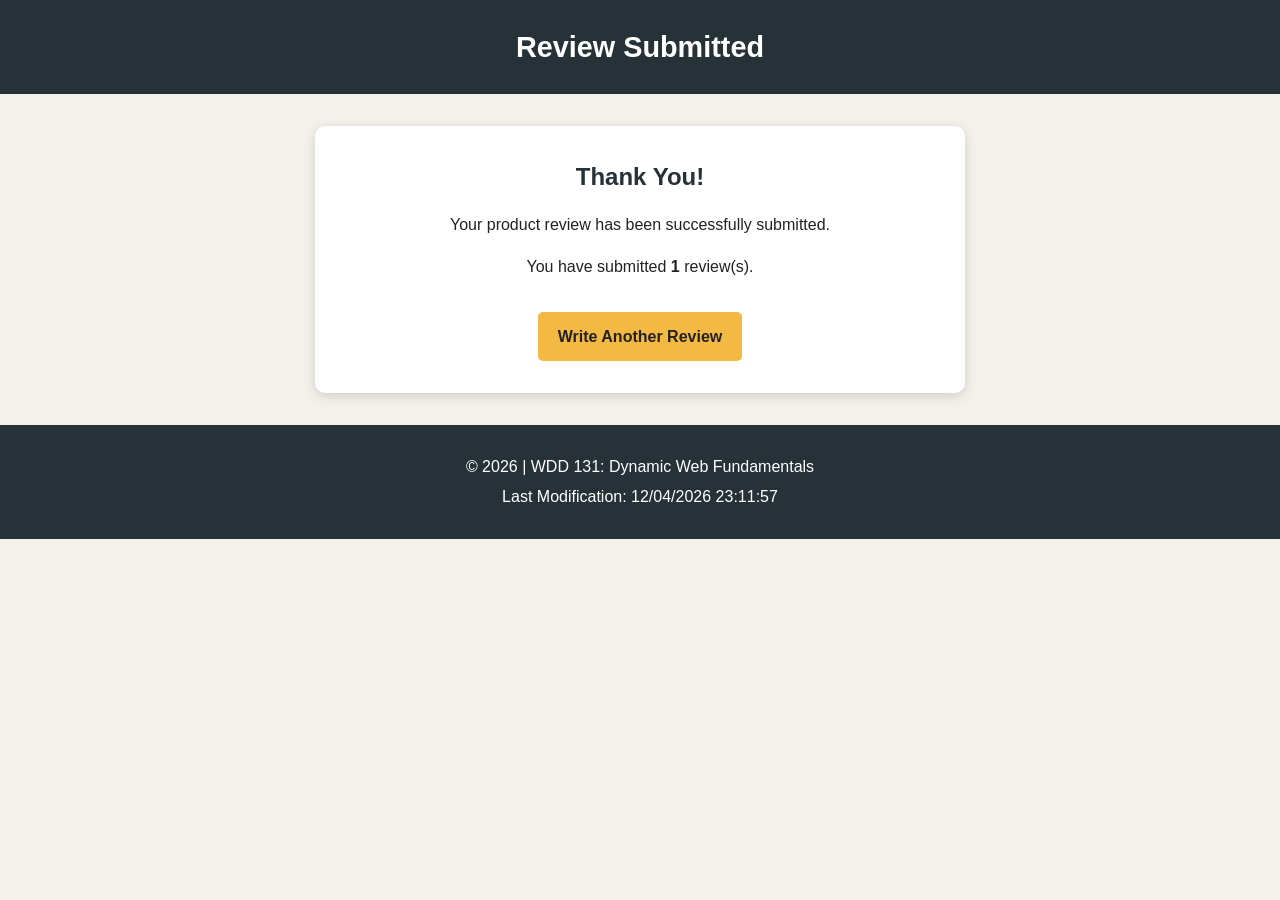
<file: review.html>
<!DOCTYPE html>
<html lang="en">
<head>
    <meta charset="UTF-8">
    <meta name="viewport" content="width=device-width, initial-scale=1.0">
    <meta name="description" content="Product review confirmation page for WDD 131 Dynamic Web Fundamentals.">
    <meta name="author" content="Daniella">
    <title>Review Submitted | WDD 131</title>
    <link rel="stylesheet" href="styles/form.css">
    <script src="scripts/form.js" defer></script>
</head>

<body>
    <header>
        <h1>Review Submitted</h1>
    </header>

    <main>
        <section class="confirmation">
            <h2>Thank You!</h2>

            <p>Your product review has been successfully submitted.</p>

            <p>
                You have submitted
                <strong id="reviewCount">0</strong>
                review(s).
            </p>

            <a href="form.html">Write Another Review</a>
        </section>
    </main>

    <footer>
        <p>&copy; <span id="currentyear"></span> | WDD 131: Dynamic Web Fundamentals</p>
        <p id="lastModified"></p>
    </footer>
</body>
</html>
</file>
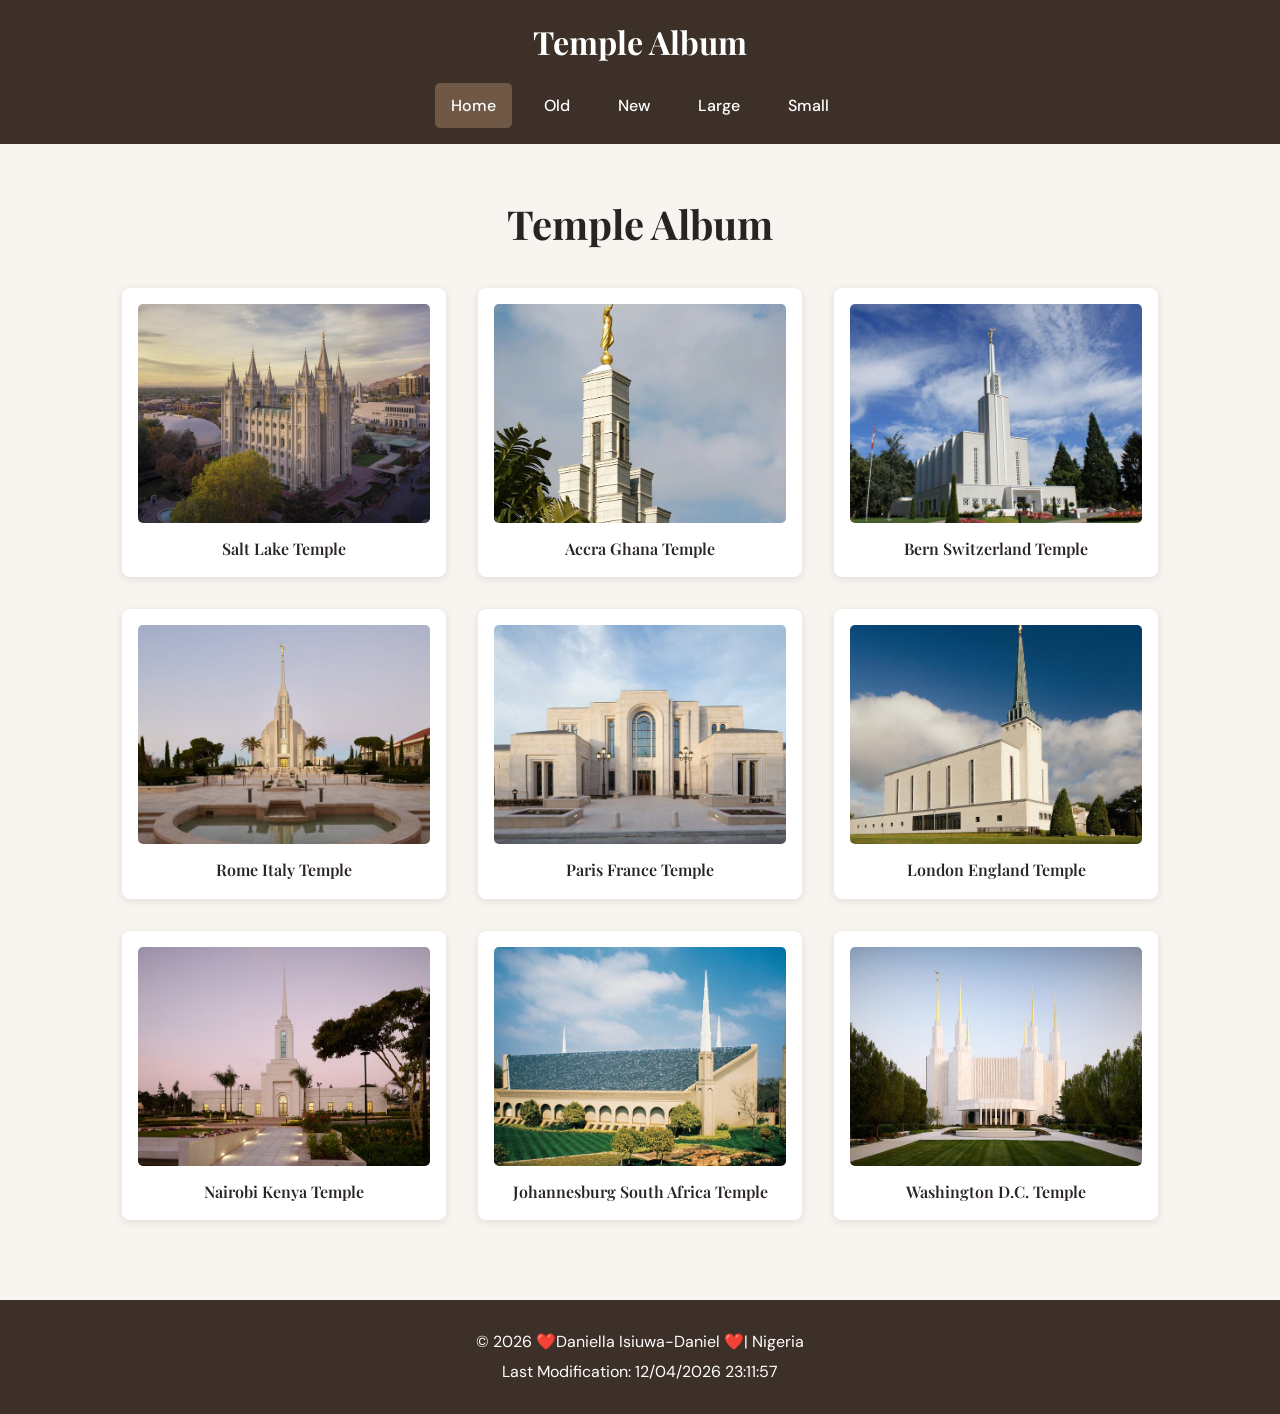
<file: temples.html>
<!DOCTYPE html>
<html lang="en">

<head>
    <meta charset="UTF-8">
    <meta name="viewport" content="width=device-width, initial-scale=1.0">

    <meta name="description"
        content="Explore a collection of beautiful temples from around the world, featuring historic and modern temples in a responsive picture album.">

    <meta name="author" content="Daniella Isiuwa-Daniel">

    <title>Temple Picture Album</title>

    <link rel="preconnect" href="https://fonts.googleapis.com">
    <link rel="preconnect" href="https://fonts.gstatic.com" crossorigin>
    <link href="https://fonts.googleapis.com/css2?family=DM+Sans:wght@400;500;700&family=Playfair+Display:wght@600;700&display=swap"
        rel="stylesheet">

    <link rel="stylesheet" href="styles/temples.css">
    <link rel="stylesheet" href="styles/temples-large.css">

    <script src="scripts/temples.js" defer></script>
</head>

<body>

    <header>
        <div class="header-content">
            <span class="site-title">Temple Album</span>

            <button id="menu-button" class="hamburger" aria-label="Open navigation menu">
                ☰
            </button>
        </div>
        <nav id="navigation">


            <a href="#" class="active">Home</a>
            <a href="#">Old</a>
            <a href="#">New</a>
            <a href="#">Large</a>
            <a href="#">Small</a>
        </nav>



    </header>

    <main>
        <h1>Temple Album</h1>

        <div class="temple-grid">

            <figure>
                <img src="images/saltlake-temple.jpg"
                    alt="Salt lake temple" loading="lazy">
                <figcaption>Salt Lake Temple</figcaption>
            </figure>

            <figure>
                <img src="images/accra-ghana-temple.jpg"
                    alt="Accra Ghana Temple" loading="lazy">
                <figcaption>Accra Ghana Temple</figcaption>
            </figure>

            <figure>
                <img src="images/switzerland-temple.jpg"
                    alt="Switzerland Temple" loading="lazy">
                <figcaption>Bern Switzerland Temple</figcaption>
            </figure>

            <figure>
                <img src="images/rome-temple.jpg"
                    alt="Rome Temple" loading="lazy">
                <figcaption>Rome Italy Temple</figcaption>
            </figure>

            <figure>
                <img src="images/paris-temple.jpg"
                    alt="Paris France Temple" loading="lazy">
                <figcaption>Paris France Temple</figcaption>
            </figure>

            <figure>
                <img src="images/london-temple.jpg"
                    alt="London England Temple" loading="lazy">
                <figcaption>London England Temple</figcaption>
            </figure>

            <figure>
                <img src="images/nairobi-kenya-temple.jpeg"
                    alt="Kenya Temple" loading="lazy">
                <figcaption>Nairobi Kenya Temple</figcaption>
            </figure>

            <figure>
                <img src="images/johannesburg-temple.jpg"
                    alt="South Africa Temple" loading="lazy">
                <figcaption>Johannesburg South Africa Temple</figcaption>
            </figure>

            <figure>
                <img src="images/washington-temple.jpeg"
                    alt="Washington temple" loading="lazy">
                <figcaption>Washington D.C. Temple</figcaption>
            </figure>

        </div>
    </main>

    <footer>
        <p>
            &copy; <span id="currentyear"></span> ❤️Daniella Isiuwa-Daniel ❤️| Nigeria
        </p>

        <p id="lastModified"></p>
    </footer>

</body>

</html>
</file>
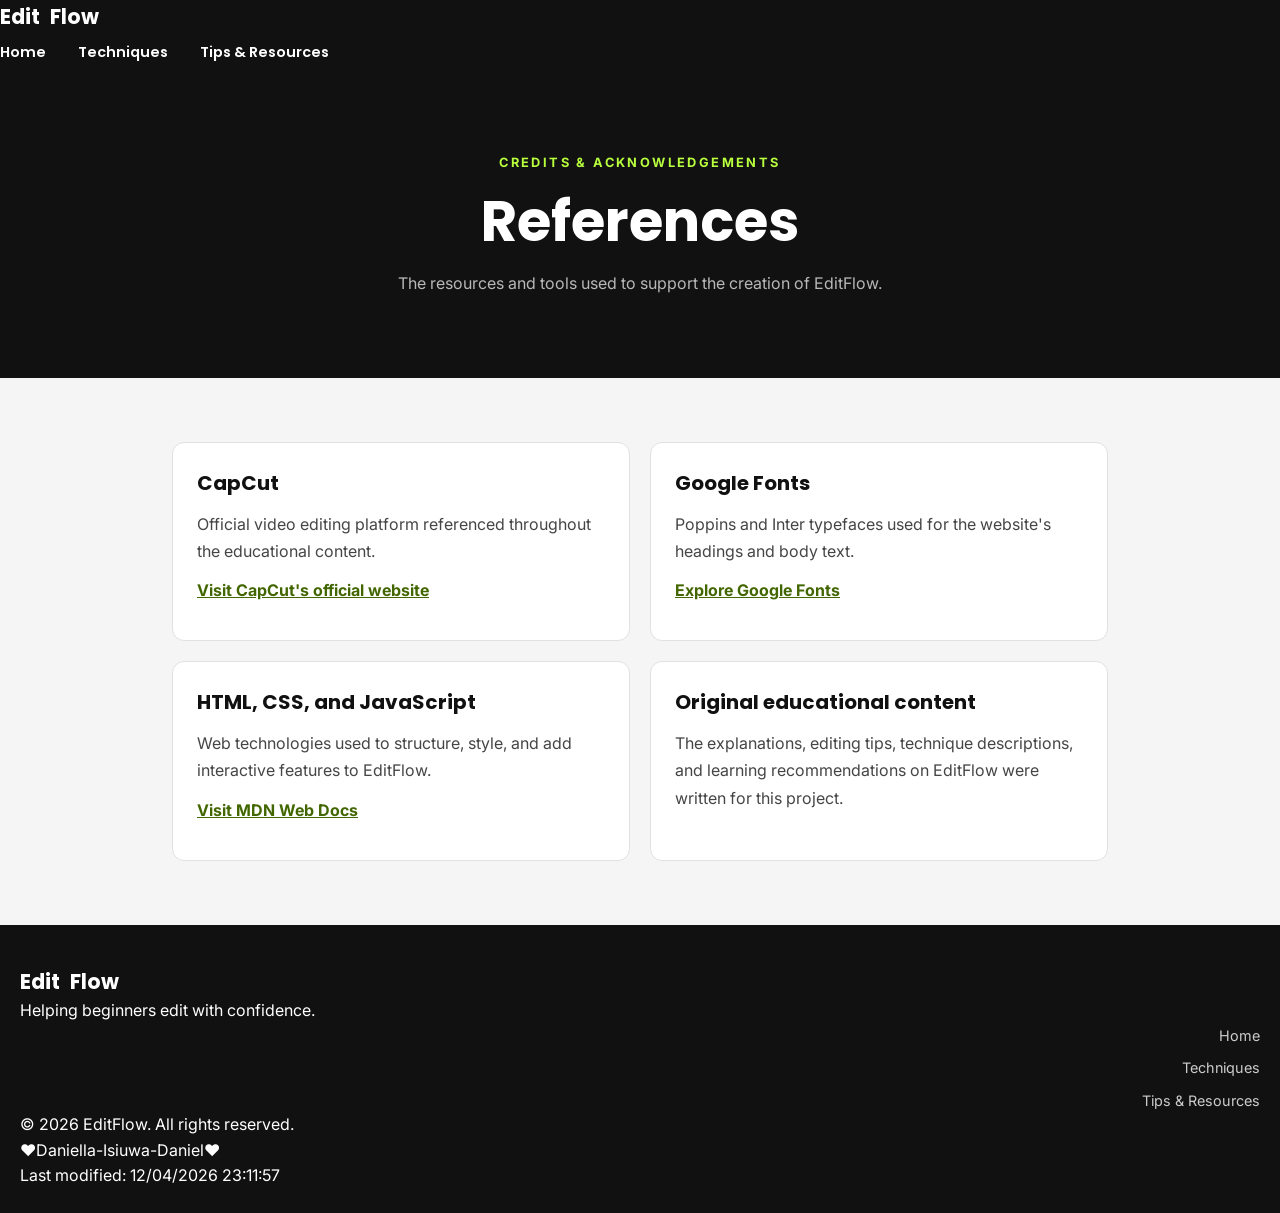
<file: project/references.html>
<!DOCTYPE html>
<html lang="en">
<head>
    <meta charset="UTF-8">
    <meta name="viewport" content="width=device-width, initial-scale=1.0">
    <meta name="description" content="Sources and acknowledgements for the EditFlow beginner video editing website.">
    <meta name="author" content="EditFlow">
    <title>References | EditFlow</title>
    <link rel="stylesheet" href="styles/project.css">
    <script src="scripts/project.js" defer></script>
    <link rel="preconnect" href="https://fonts.googleapis.com">
    <link rel="preconnect" href="https://fonts.gstatic.com" crossorigin>
    <link href="https://fonts.googleapis.com/css2?family=Inter:wght@400;500;600;700&family=Poppins:wght@400;500;600;700;800&display=swap" rel="stylesheet">
</head>
<body>
    <header class="site-header">
        <a class="logo" href="index.html">Edit<span>Flow</span></a>

        <button id="menu-button" class="menu-button"
            aria-label="Open navigation menu"
            aria-expanded="false"
            aria-controls="navigation">
            ☰
        </button>

        <nav id="navigation" class="navigation" aria-label="Main navigation">
            <a href="index.html">Home</a>
            <a href="techniques.html">Techniques</a>
            <a href="tips.html">Tips &amp; Resources</a>
        </nav>
    </header>

    <main>
        <section class="page-hero">
            <p class="eyebrow">CREDITS &amp; ACKNOWLEDGEMENTS</p>
            <h1>References</h1>
            <p>The resources and tools used to support the creation of EditFlow.</p>
        </section>

        <section class="references-section">
            <article class="reference-item">
                <h2>CapCut</h2>
                <p>Official video editing platform referenced throughout the educational content.</p>
                <p><a href="https://www.capcut.com/" target="_blank" rel="noopener noreferrer">Visit CapCut's official website</a></p>
            </article>

            <article class="reference-item">
                <h2>Google Fonts</h2>
                <p>Poppins and Inter typefaces used for the website's headings and body text.</p>
                <p><a href="https://fonts.google.com/" target="_blank" rel="noopener noreferrer">Explore Google Fonts</a></p>
            </article>

            <article class="reference-item">
                <h2>HTML, CSS, and JavaScript</h2>
                <p>Web technologies used to structure, style, and add interactive features to EditFlow.</p>
                <p><a href="https://developer.mozilla.org/" target="_blank" rel="noopener noreferrer">Visit MDN Web Docs</a></p>
            </article>

            <article class="reference-item">
                <h2>Original educational content</h2>
                <p>The explanations, editing tips, technique descriptions, and learning recommendations on EditFlow were written for this project.</p>
            </article>

            
        </section>
    </main>

    <footer class="site-footer">
        <a class="logo" href="index.html">Edit<span>Flow</span></a>
        <p>Helping beginners edit with confidence.</p>
        <div class="footer-links">
            <a href="index.html">Home</a>
            <a href="techniques.html">Techniques</a>
            <a href="tips.html">Tips &amp; Resources</a>
        </div>
        <p>&copy; <span id="currentyear"></span> EditFlow. All rights reserved.</p>
         <p>
            ❤️Daniella-Isiuwa-Daniel❤️
        </p>
        <p>Last modified: <span id="lastModified"></span></p>
    </footer>
</body>
</html>
</file>
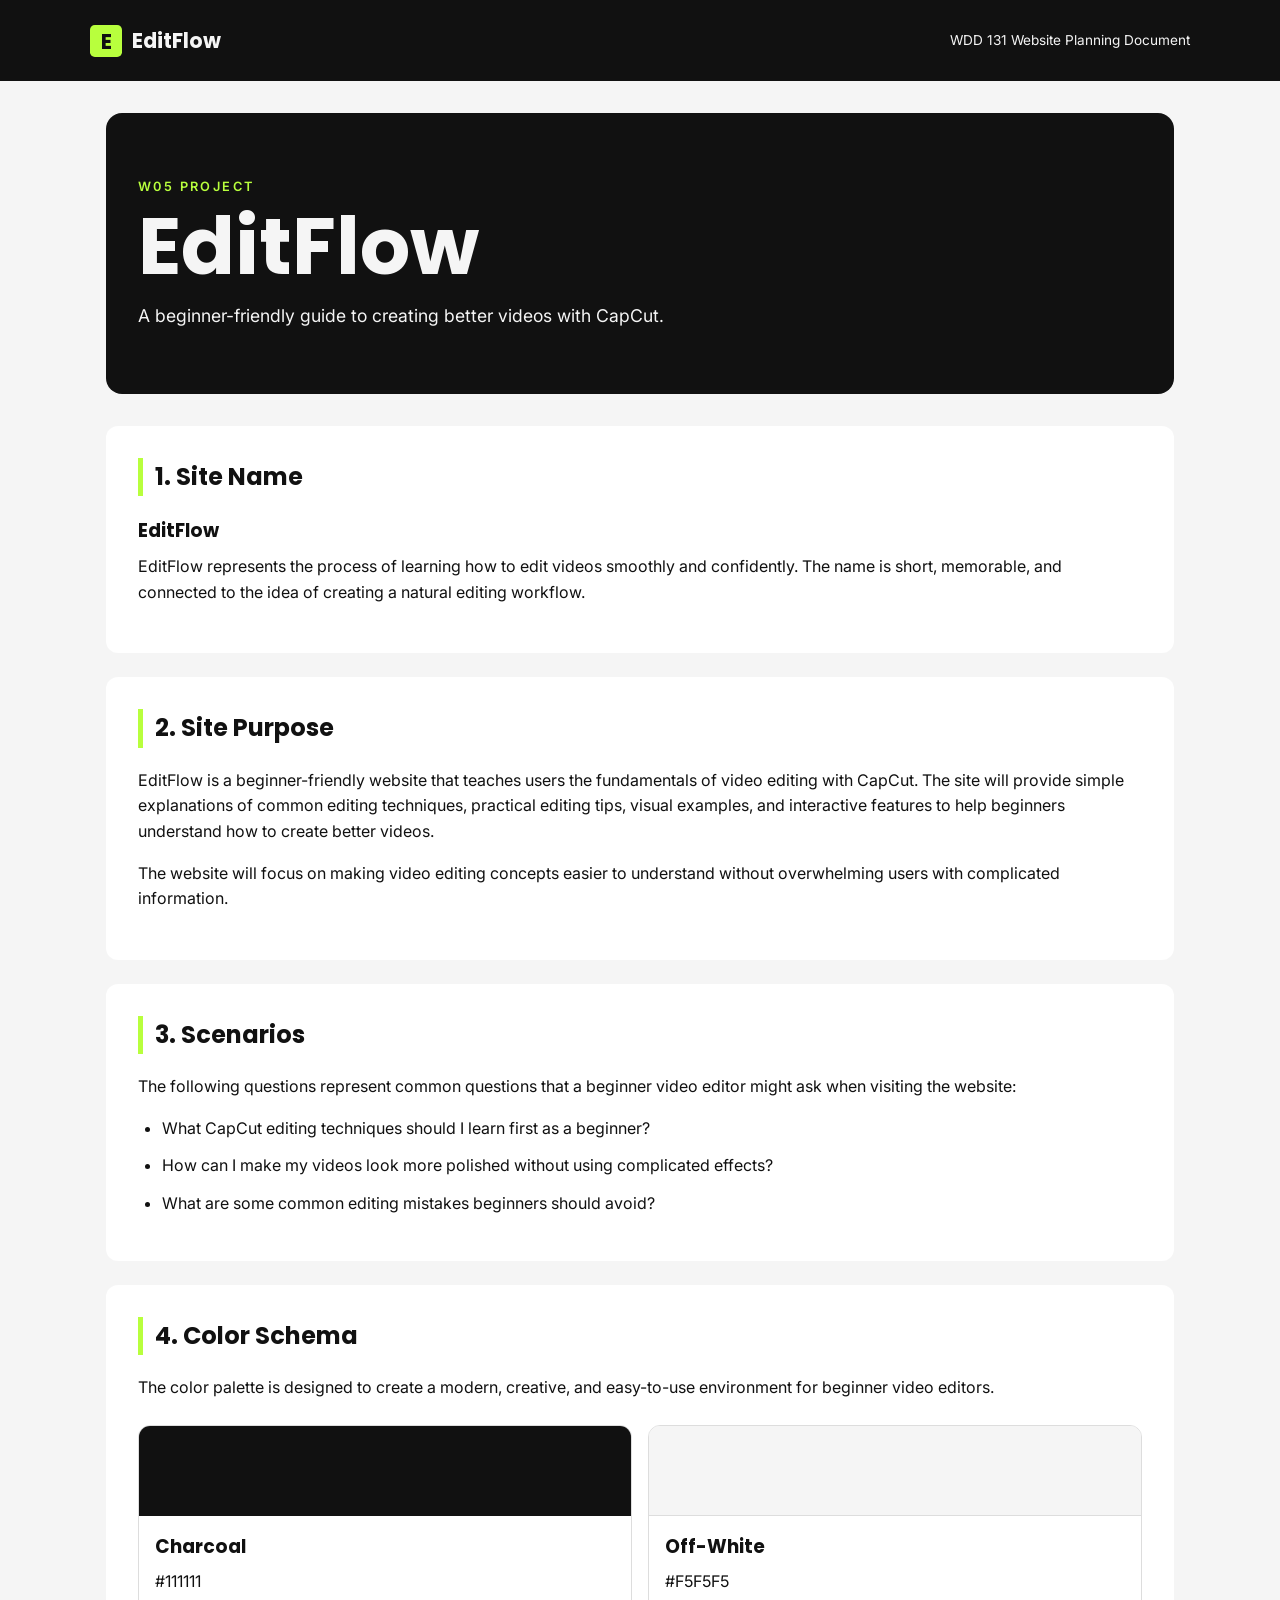
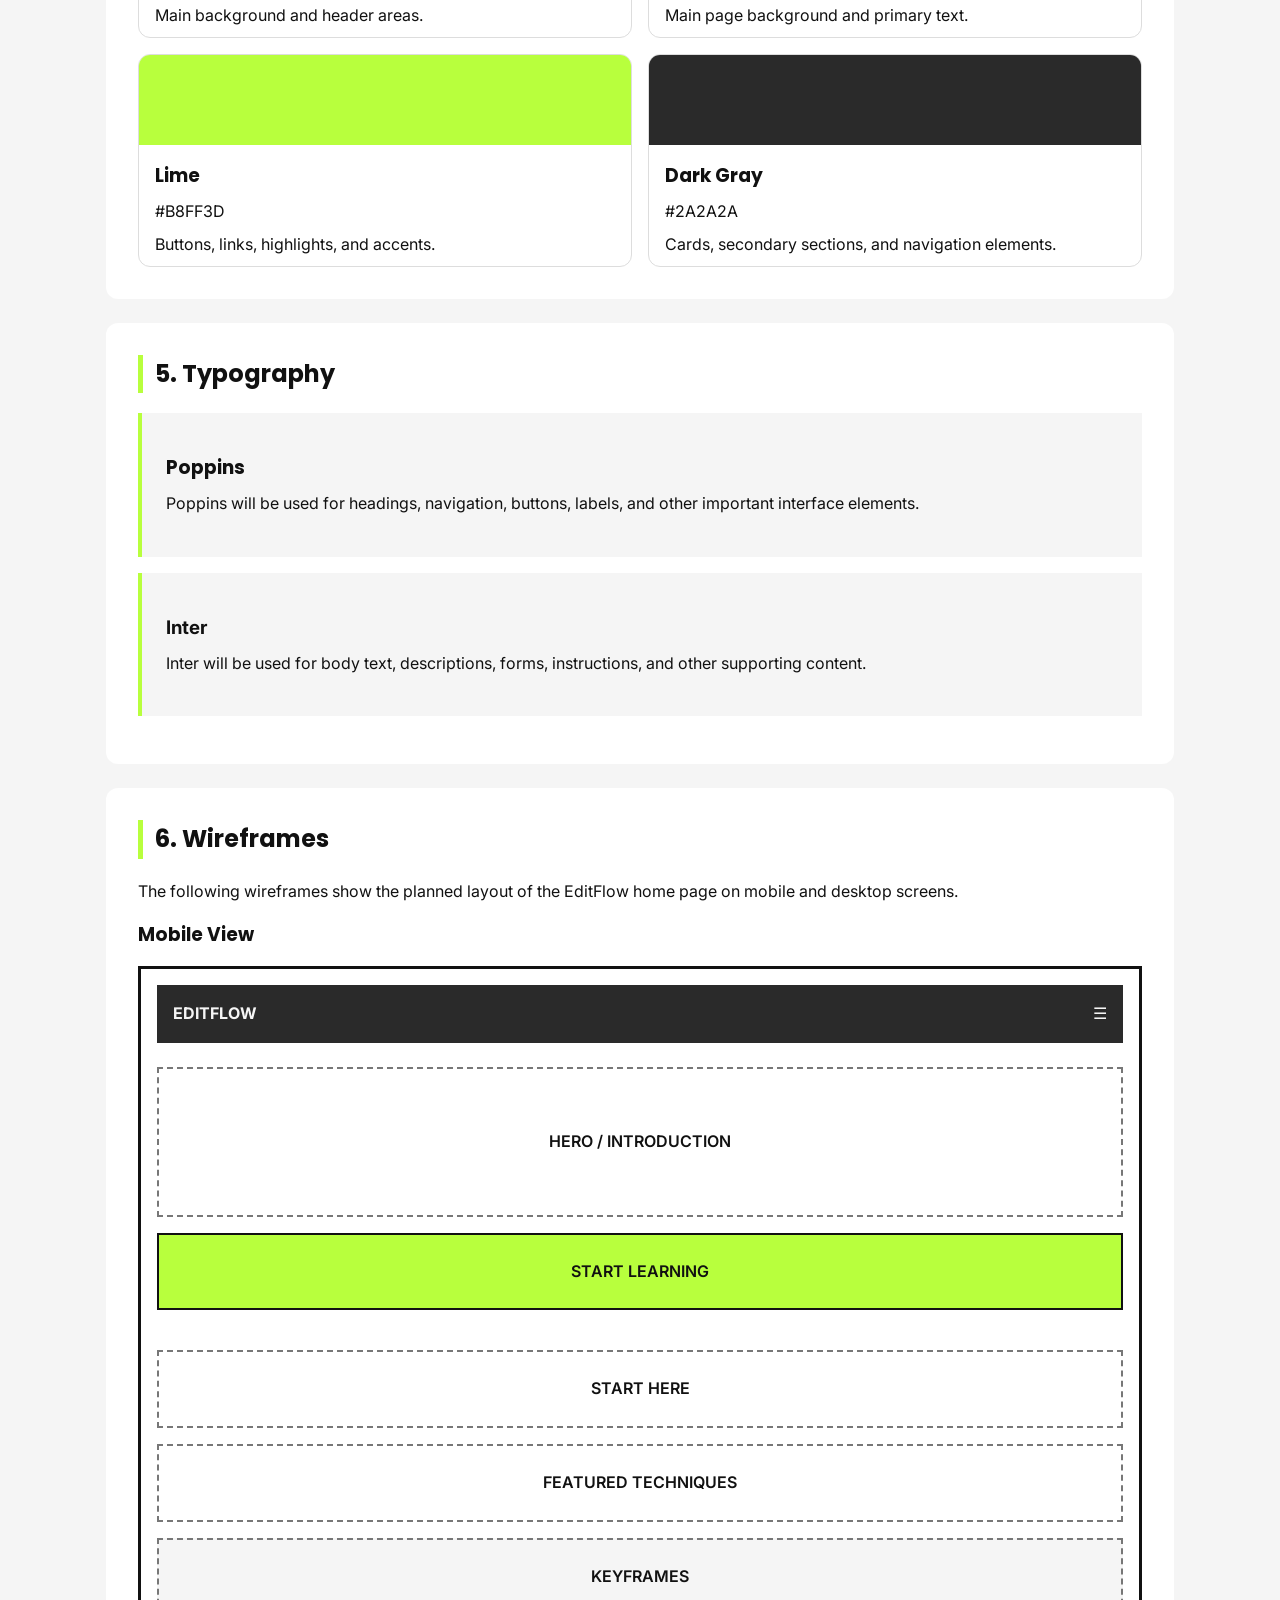
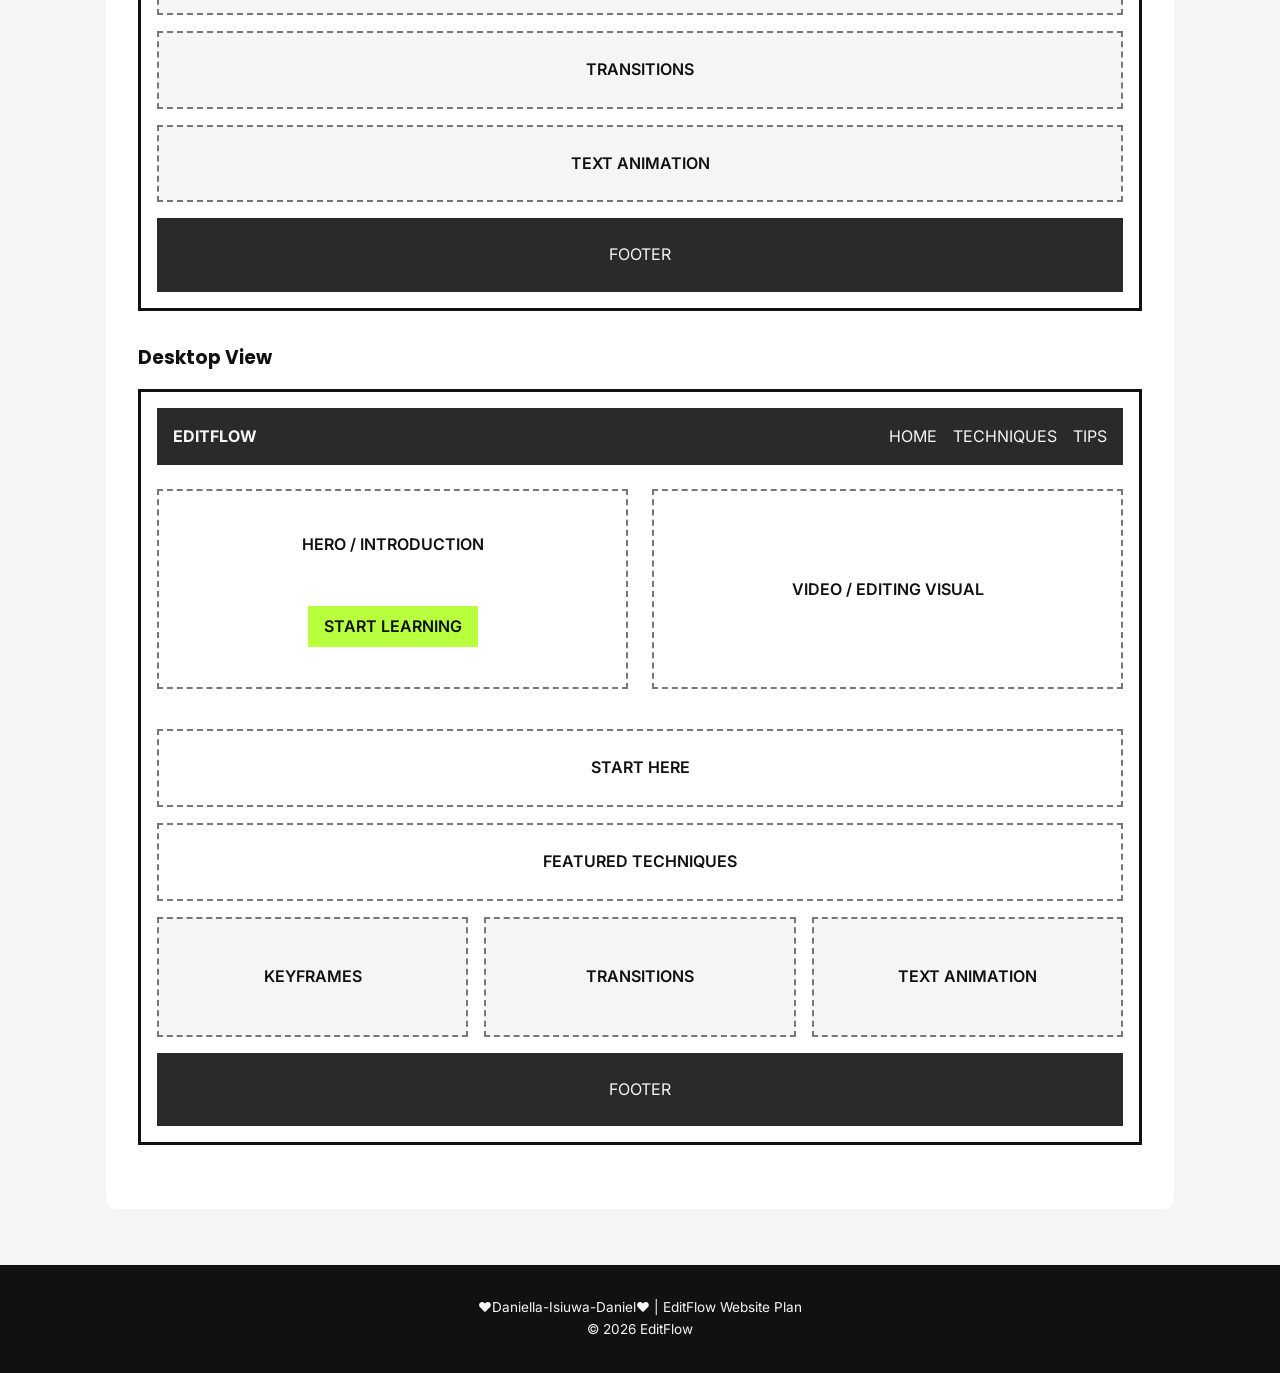
<file: project/siteplan.html>
<!DOCTYPE html>
<html lang="en">
<head>
    <meta charset="UTF-8">
    <meta name="viewport" content="width=device-width, initial-scale=1.0">

    <meta name="description"
        content="EditFlow website planning document for WDD 131, a beginner-friendly CapCut video editing guide.">

    <meta name="author" content="Daniella Isiuwa-Daniel">

    <title>EditFlow | Website Plan</title>

    <link rel="preconnect" href="https://fonts.googleapis.com">
    <link rel="preconnect" href="https://fonts.gstatic.com" crossorigin>
    <link
        href="https://fonts.googleapis.com/css2?family=Inter:wght@400;500;600&family=Poppins:wght@600;700&display=swap"
        rel="stylesheet">

    <link rel="stylesheet" href="styles/siteplan.css">
</head>

<body>

    <header>
        <div class="header-content">
            <div class="logo">
                <span class="logo-mark">E</span>
                <span>EditFlow</span>
            </div>

            <p>WDD 131 Website Planning Document</p>
        </div>
    </header>

    <main>

        <section class="intro">
            <p class="eyebrow">W05 PROJECT</p>
            <h1>EditFlow</h1>
            <p class="intro-text">
                A beginner-friendly guide to creating better videos with CapCut.
            </p>
        </section>

        <section class="plan-section">
            <h2>1. Site Name</h2>

            <h3>EditFlow</h3>

            <p>
                EditFlow represents the process of learning how to edit videos
                smoothly and confidently. The name is short, memorable, and
                connected to the idea of creating a natural editing workflow.
            </p>
        </section>

        <section class="plan-section">
            <h2>2. Site Purpose</h2>

            <p>
                EditFlow is a beginner-friendly website that teaches users the
                fundamentals of video editing with CapCut. The site will provide
                simple explanations of common editing techniques, practical
                editing tips, visual examples, and interactive features to help
                beginners understand how to create better videos.
            </p>

            <p>
                The website will focus on making video editing concepts easier
                to understand without overwhelming users with complicated
                information.
            </p>
        </section>

        <section class="plan-section">
            <h2>3. Scenarios</h2>

            <p>
                The following questions represent common questions that a
                beginner video editor might ask when visiting the website:
            </p>

            <ul>
                <li>
                    What CapCut editing techniques should I learn first as a
                    beginner?
                </li>
                <li>
                    How can I make my videos look more polished without using
                    complicated effects?
                </li>
                <li>
                    What are some common editing mistakes beginners should
                    avoid?
                </li>
            </ul>
        </section>

        <section class="plan-section">
            <h2>4. Color Schema</h2>

            <p>
                The color palette is designed to create a modern, creative,
                and easy-to-use environment for beginner video editors.
            </p>

            <div class="color-grid">

                <div class="color-card">
                    <div class="color-swatch charcoal"></div>
                    <h3>Charcoal</h3>
                    <p>#111111</p>
                    <p>Main background and header areas.</p>
                </div>

                <div class="color-card">
                    <div class="color-swatch off-white"></div>
                    <h3>Off-White</h3>
                    <p>#F5F5F5</p>
                    <p>Main page background and primary text.</p>
                </div>

                <div class="color-card">
                    <div class="color-swatch lime"></div>
                    <h3>Lime</h3>
                    <p>#B8FF3D</p>
                    <p>Buttons, links, highlights, and accents.</p>
                </div>

                <div class="color-card">
                    <div class="color-swatch dark-gray"></div>
                    <h3>Dark Gray</h3>
                    <p>#2A2A2A</p>
                    <p>Cards, secondary sections, and navigation elements.</p>
                </div>

            </div>
        </section>

        <section class="plan-section">
            <h2>5. Typography</h2>

            <div class="font-example">
                <h3 class="poppins-example">Poppins</h3>
                <p>
                    Poppins will be used for headings, navigation, buttons,
                    labels, and other important interface elements.
                </p>
            </div>

            <div class="font-example">
                <h3 class="inter-example">Inter</h3>
                <p>
                    Inter will be used for body text, descriptions, forms,
                    instructions, and other supporting content.
                </p>
            </div>
        </section>

        <section class="plan-section">
            <h2>6. Wireframes</h2>

            <p>
                The following wireframes show the planned layout of the
                EditFlow home page on mobile and desktop screens.
            </p>

            <h3>Mobile View</h3>

            <div class="wireframe mobile-wireframe">

                <div class="wire-header">
                    <strong>EDITFLOW</strong>
                    <span>☰</span>
                </div>

                <div class="wire-hero">
                    <div class="wire-box large-box">
                        HERO / INTRODUCTION
                    </div>
                    <div class="wire-box button-box">
                        START LEARNING
                    </div>
                </div>

                <div class="wire-section">
                    <div class="wire-box">
                        START HERE
                    </div>
                </div>

                <div class="wire-section">
                    <div class="wire-box">
                        FEATURED TECHNIQUES
                    </div>

                    <div class="wire-card">
                        KEYFRAMES
                    </div>

                    <div class="wire-card">
                        TRANSITIONS
                    </div>

                    <div class="wire-card">
                        TEXT ANIMATION
                    </div>
                </div>

                <div class="wire-footer">
                    FOOTER
                </div>

            </div>

            <h3>Desktop View</h3>

            <div class="wireframe desktop-wireframe">

                <div class="wire-header">
                    <strong>EDITFLOW</strong>

                    <div class="wire-nav">
                        HOME &nbsp;&nbsp; TECHNIQUES &nbsp;&nbsp; TIPS
                    </div>
                </div>

                <div class="desktop-hero">

                    <div class="wire-box hero-text">
                        HERO / INTRODUCTION
                        <br>
                        <span>START LEARNING</span>
                    </div>

                    <div class="wire-box hero-image">
                        VIDEO / EDITING VISUAL
                    </div>

                </div>

                <div class="wire-section">
                    <div class="wire-box">
                        START HERE
                    </div>
                </div>

                <div class="wire-section">

                    <div class="wire-box">
                        FEATURED TECHNIQUES
                    </div>

                    <div class="desktop-cards">

                        <div class="wire-card">
                            KEYFRAMES
                        </div>

                        <div class="wire-card">
                            TRANSITIONS
                        </div>

                        <div class="wire-card">
                            TEXT ANIMATION
                        </div>

                    </div>

                </div>

                <div class="wire-footer">
                    FOOTER
                </div>

            </div>

        </section>

    </main>

    <footer>
        <p>
            ❤️Daniella-Isiuwa-Daniel❤️ | EditFlow Website Plan
        </p>

        <p>
            &copy; 2026 EditFlow
        </p>
    </footer>

</body>
</html>
</file>
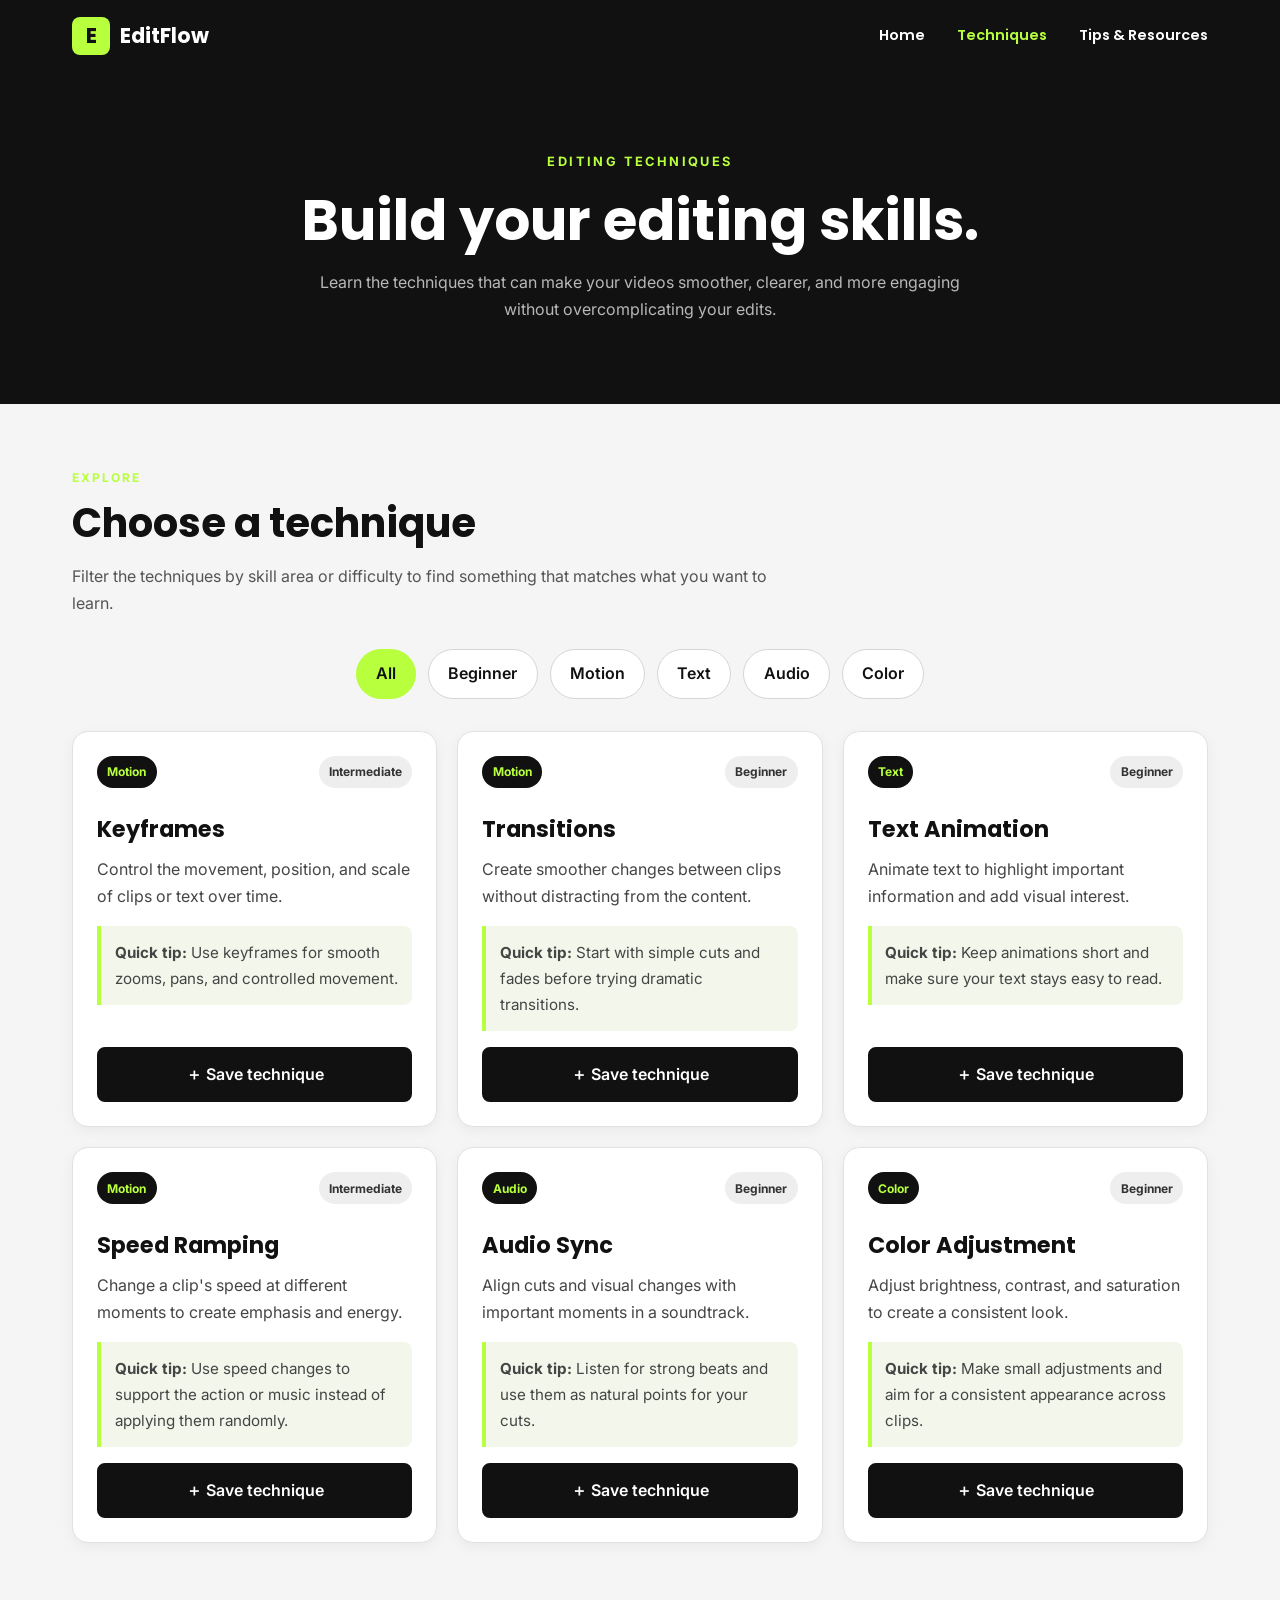
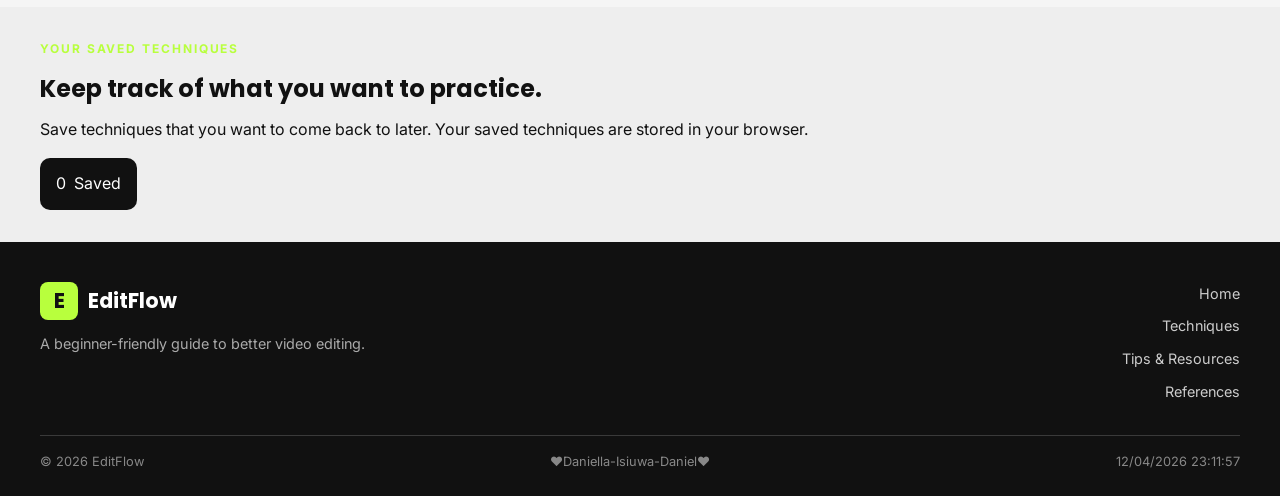
<file: project/techniques.html>
<!DOCTYPE html>
<html lang="en">
<head>
    <meta charset="UTF-8">
    <meta name="viewport" content="width=device-width, initial-scale=1.0">

    <meta name="description" content="Learn essential CapCut video editing techniques with EditFlow.">
    <meta name="author" content="Daniella">

    <title>Techniques | EditFlow</title>

    <link rel="preconnect" href="https://fonts.googleapis.com">
    <link rel="preconnect" href="https://fonts.gstatic.com" crossorigin>
    <link href="https://fonts.googleapis.com/css2?family=Inter:wght@400;500;600&family=Poppins:wght@600;700&display=swap" rel="stylesheet">

    <link rel="stylesheet" href="styles/project.css">
    <script src="scripts/project.js" defer></script>
</head>

<body>

    <header class="site-header">
        <div class="header-container">

            <a class="logo" href="index.html">
                <span class="logo-mark">E</span>
                <span>EditFlow</span>
            </a>

            <button class="menu-button" aria-label="Open navigation menu">
                ☰
            </button>

            <nav class="navigation">
                <a href="index.html">Home</a>
                <a href="techniques.html" class="active">Techniques</a>
                <a href="tips.html">Tips & Resources</a>
            </nav>

        </div>
    </header>

    <main>

        <section class="page-hero">
            <div>
                <p class="eyebrow">EDITING TECHNIQUES</p>

                <h1>Build your editing skills.</h1>

                <p>
                    Learn the techniques that can make your videos
                    smoother, clearer, and more engaging without
                    overcomplicating your edits.
                </p>
            </div>
        </section>

        <section class="section techniques-section">

            <div class="section-heading">
                <p class="eyebrow">EXPLORE</p>
                <h2>Choose a technique</h2>
                <p>
                    Filter the techniques by skill area or difficulty
                    to find something that matches what you want to learn.
                </p>
            </div>

           <div class="filter-controls" aria-label="Technique filters">

    <button class="filter-button active" data-filter="all">
        All
    </button>

    <button class="filter-button" data-filter="beginner">
        Beginner
    </button>

    <button class="filter-button" data-filter="motion">
        Motion
    </button>

    <button class="filter-button" data-filter="text">
        Text
    </button>

    <button class="filter-button" data-filter="audio">
        Audio
    </button>

    <button class="filter-button" data-filter="color">
        Color
    </button>

</div>
            <div id="technique-list" class="technique-grid">
                <!-- JavaScript will create the technique cards here -->
            </div>

        </section>

        <section class="saved-section">

            <div class="saved-container">

                <div>
                    <p class="eyebrow">YOUR SAVED TECHNIQUES</p>

                    <h2>Keep track of what you want to practice.</h2>

                    <p>
                        Save techniques that you want to come back to
                        later. Your saved techniques are stored in your
                        browser.
                    </p>
                </div>

                <div class="saved-count-box">
                    <span id="saved-count">0</span>
                    <p>Saved</p>
                </div>

            </div>

        </section>

    </main>

    <footer class="site-footer">

        <div class="footer-container">

            <div>
                <a class="logo footer-logo" href="index.html">
                    <span class="logo-mark">E</span>
                    <span>EditFlow</span>
                </a>

                <p>
                    A beginner-friendly guide to better video editing.
                </p>
            </div>

            <div class="footer-links">
                <a href="index.html">Home</a>
                <a href="techniques.html">Techniques</a>
                <a href="tips.html">Tips & Resources</a>
                <a href="references.html">References</a>
            </div>

        </div>

        <div class="footer-bottom">

            <p>
                &copy; <span id="currentyear"></span> EditFlow
            </p>
             <p>
            ❤️Daniella-Isiuwa-Daniel❤️ 
            </p>

            <p id="lastModified"></p>

        </div>

    </footer>

</body>
</html>
</file>
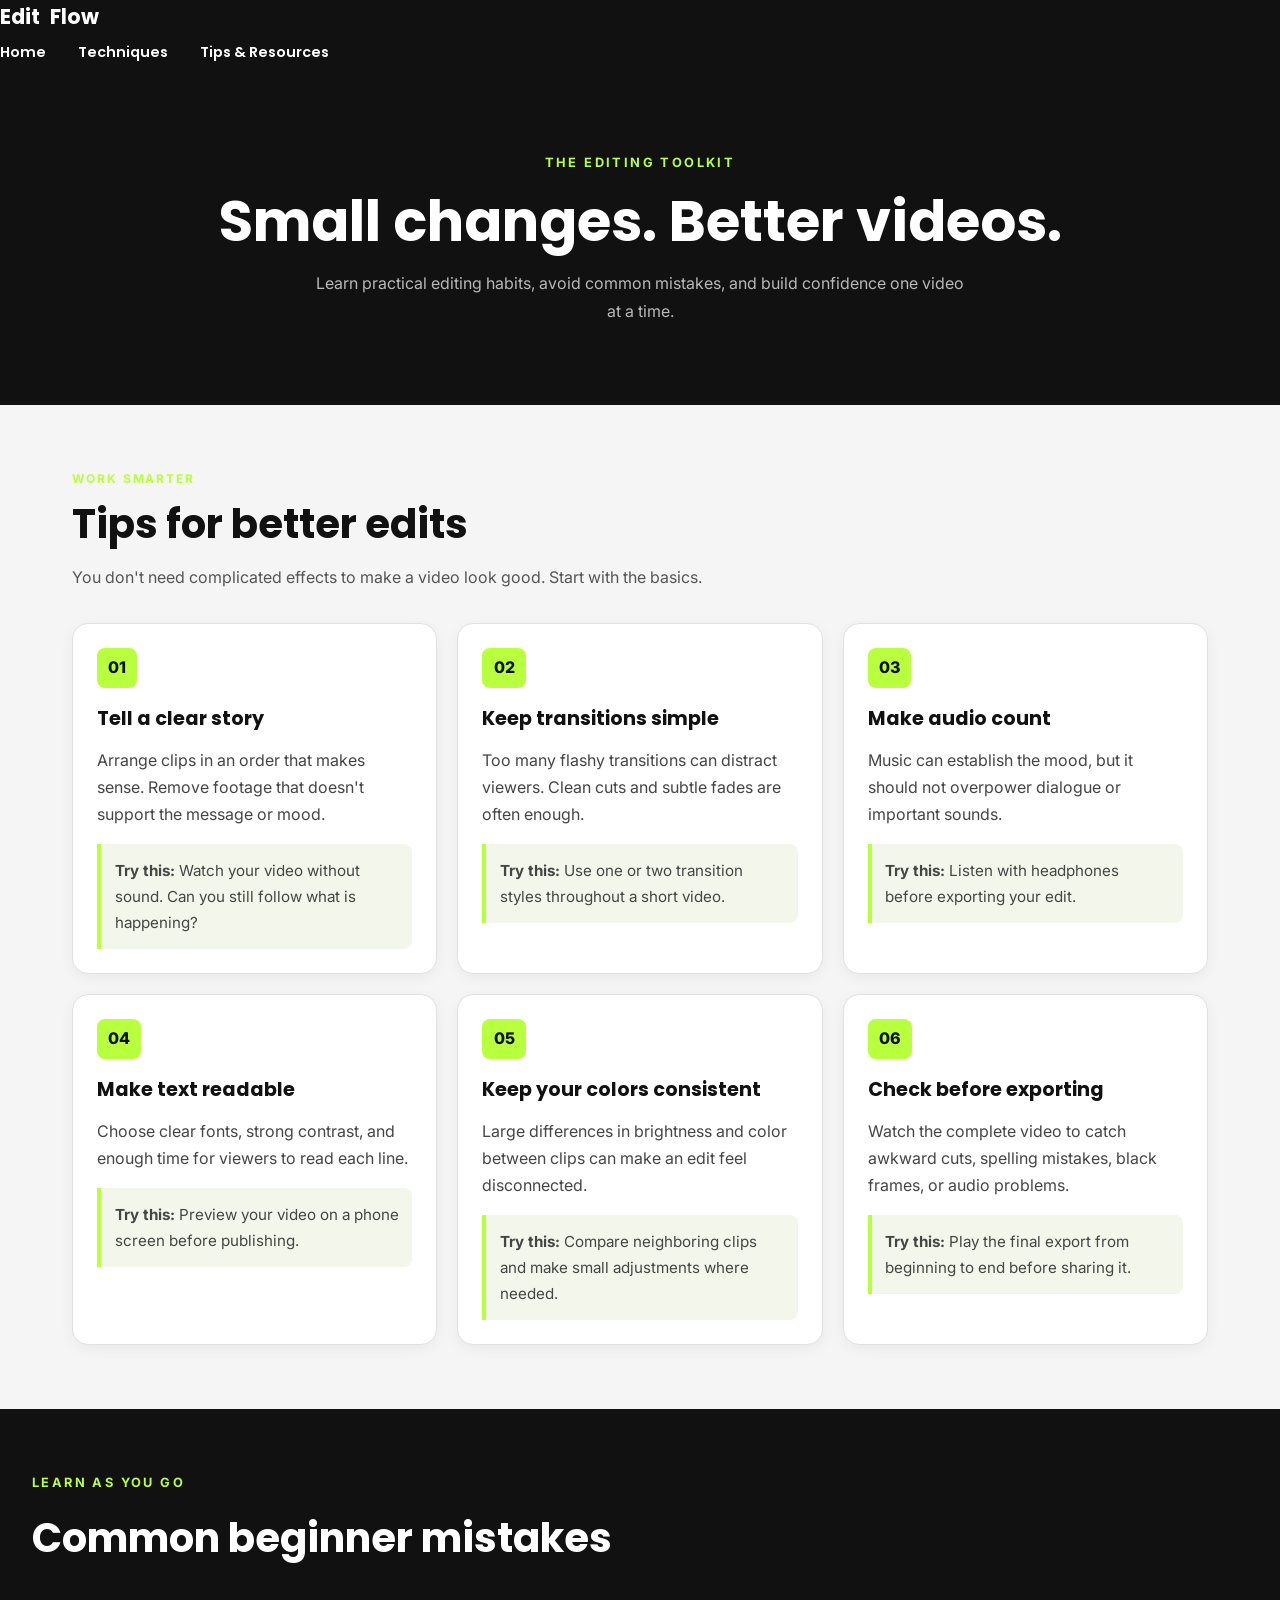
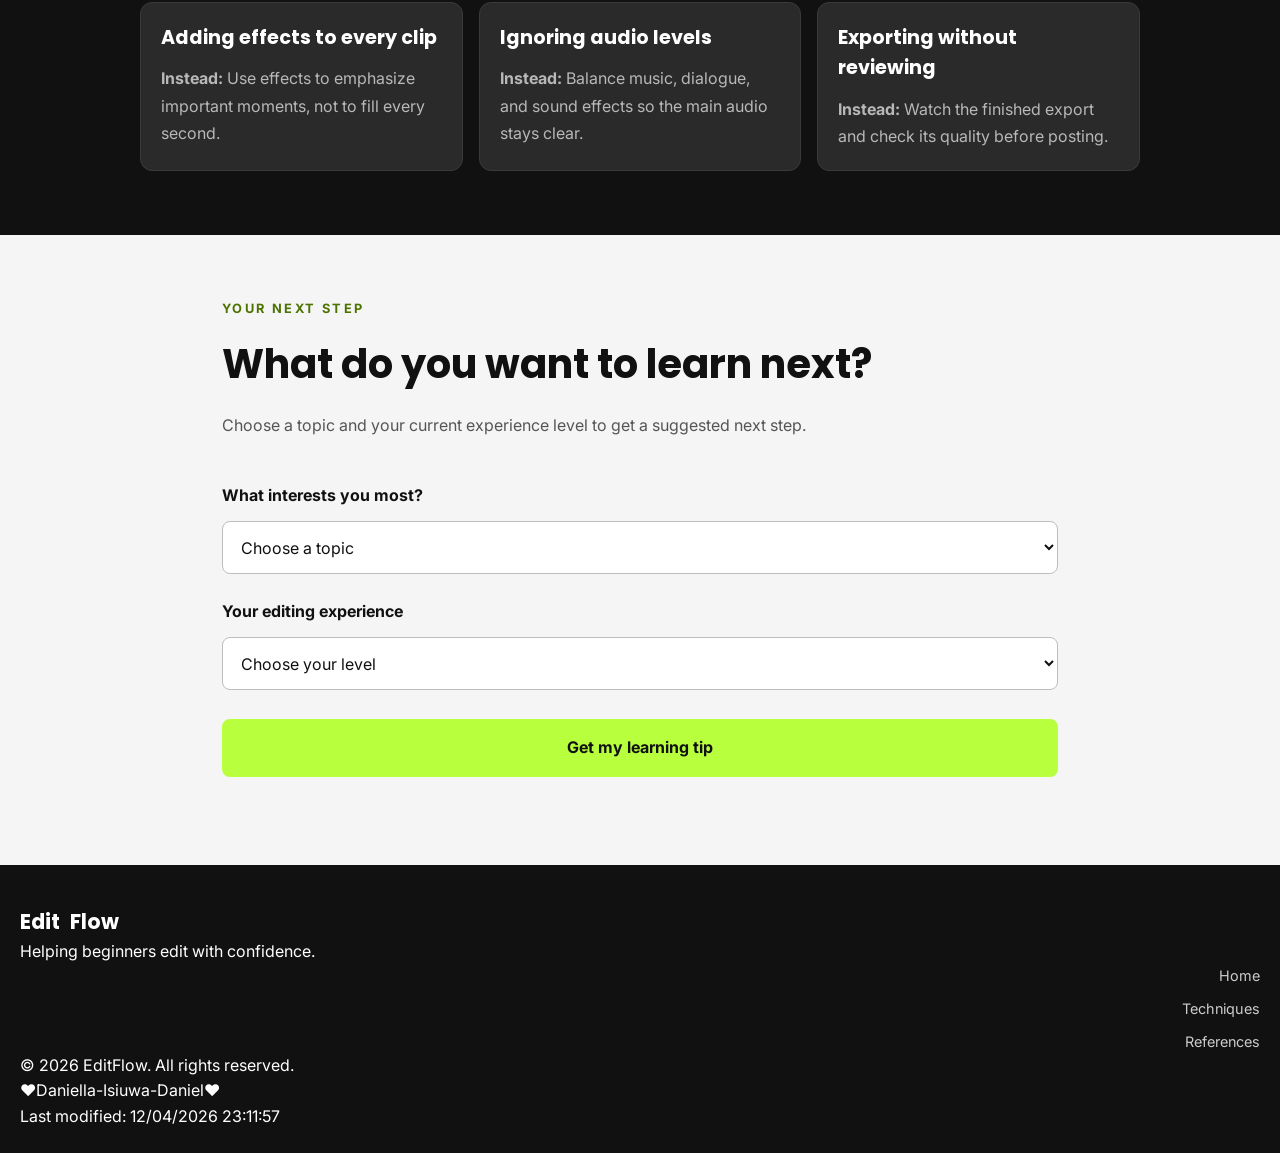
<file: project/tips.html>
<!DOCTYPE html>
<html lang="en">
<head>
    <meta charset="UTF-8">
    <meta name="viewport" content="width=device-width, initial-scale=1.0">
    <meta name="description" content="Explore beginner CapCut editing tips, common mistakes, and practical advice for creating better videos.">
    <meta name="author" content="EditFlow">
    <title>Tips &amp; Resources | EditFlow</title>
    <link rel="stylesheet" href="styles/project.css">
    <script src="scripts/project.js" defer></script>
    <link rel="preconnect" href="https://fonts.googleapis.com">
    <link rel="preconnect" href="https://fonts.gstatic.com" crossorigin>
    <link href="https://fonts.googleapis.com/css2?family=Inter:wght@400;500;600;700&family=Poppins:wght@400;500;600;700;800&display=swap" rel="stylesheet">
</head>
<body>
    <header class="site-header">
        <a class="logo" href="index.html">Edit<span>Flow</span></a>

        <button id="menu-button" class="menu-button"
            aria-label="Open navigation menu"
            aria-expanded="false"
            aria-controls="navigation">
            ☰
        </button>

        <nav id="navigation" class="navigation" aria-label="Main navigation">
            <a href="index.html">Home</a>
            <a href="techniques.html">Techniques</a>
            <a href="tips.html" aria-current="page">Tips &amp; Resources</a>
        </nav>
    </header>

    <main>
        <section class="page-hero">
            <p class="eyebrow">THE EDITING TOOLKIT</p>
            <h1>Small changes. Better videos.</h1>
            <p>Learn practical editing habits, avoid common mistakes, and build confidence one video at a time.</p>
        </section>

        <section class="tips-section" aria-labelledby="tips-heading">
            <div class="section-heading">
                <p class="eyebrow">WORK SMARTER</p>
                <h2 id="tips-heading">Tips for better edits</h2>
                <p>You don't need complicated effects to make a video look good. Start with the basics.</p>
            </div>

            <div class="tips-grid">
                <article class="tip-card">
                    <span class="tip-number">01</span>
                    <h3>Tell a clear story</h3>
                    <p>Arrange clips in an order that makes sense. Remove footage that doesn't support the message or mood.</p>
                    <p class="tip-takeaway"><strong>Try this:</strong> Watch your video without sound. Can you still follow what is happening?</p>
                </article>

                <article class="tip-card">
                    <span class="tip-number">02</span>
                    <h3>Keep transitions simple</h3>
                    <p>Too many flashy transitions can distract viewers. Clean cuts and subtle fades are often enough.</p>
                    <p class="tip-takeaway"><strong>Try this:</strong> Use one or two transition styles throughout a short video.</p>
                </article>

                <article class="tip-card">
                    <span class="tip-number">03</span>
                    <h3>Make audio count</h3>
                    <p>Music can establish the mood, but it should not overpower dialogue or important sounds.</p>
                    <p class="tip-takeaway"><strong>Try this:</strong> Listen with headphones before exporting your edit.</p>
                </article>

                <article class="tip-card">
                    <span class="tip-number">04</span>
                    <h3>Make text readable</h3>
                    <p>Choose clear fonts, strong contrast, and enough time for viewers to read each line.</p>
                    <p class="tip-takeaway"><strong>Try this:</strong> Preview your video on a phone screen before publishing.</p>
                </article>

                <article class="tip-card">
                    <span class="tip-number">05</span>
                    <h3>Keep your colors consistent</h3>
                    <p>Large differences in brightness and color between clips can make an edit feel disconnected.</p>
                    <p class="tip-takeaway"><strong>Try this:</strong> Compare neighboring clips and make small adjustments where needed.</p>
                </article>

                <article class="tip-card">
                    <span class="tip-number">06</span>
                    <h3>Check before exporting</h3>
                    <p>Watch the complete video to catch awkward cuts, spelling mistakes, black frames, or audio problems.</p>
                    <p class="tip-takeaway"><strong>Try this:</strong> Play the final export from beginning to end before sharing it.</p>
                </article>
            </div>
        </section>

        <section class="mistakes-section" aria-labelledby="mistakes-heading">
            <p class="eyebrow">LEARN AS YOU GO</p>
            <h2 id="mistakes-heading">Common beginner mistakes</h2>

            <div class="mistake-list">
                <article class="mistake-item">
                    <h3>Adding effects to every clip</h3>
                    <p><strong>Instead:</strong> Use effects to emphasize important moments, not to fill every second.</p>
                </article>

                <article class="mistake-item">
                    <h3>Ignoring audio levels</h3>
                    <p><strong>Instead:</strong> Balance music, dialogue, and sound effects so the main audio stays clear.</p>
                </article>

                <article class="mistake-item">
                    <h3>Exporting without reviewing</h3>
                    <p><strong>Instead:</strong> Watch the finished export and check its quality before posting.</p>
                </article>
            </div>
        </section>

        <section class="learning-form-section" aria-labelledby="learning-heading">
            <div class="learning-form-intro">
                <p class="eyebrow">YOUR NEXT STEP</p>
                <h2 id="learning-heading">What do you want to learn next?</h2>
                <p>Choose a topic and your current experience level to get a suggested next step.</p>
            </div>

            <form id="learning-form">
                <label for="learning-topic">What interests you most?</label>
                <select id="learning-topic" name="topic" required>
                    <option value="">Choose a topic</option>
                    <option value="motion">Smooth movement and keyframes</option>
                    <option value="text">Text and captions</option>
                    <option value="audio">Music and audio syncing</option>
                    <option value="color">Color and visual style</option>
                    <option value="basics">Basic editing skills</option>
                </select>

                <label for="experience-level">Your editing experience</label>
                <select id="experience-level" name="experience" required>
                    <option value="">Choose your level</option>
                    <option value="new">I'm completely new</option>
                    <option value="beginner">I know the basics</option>
                    <option value="confident">I'm ready for a challenge</option>
                </select>

                <button class="primary-button" type="submit">Get my learning tip</button>
            </form>

            <div id="learning-response" class="learning-response" aria-live="polite"></div>
        </section>
    </main>

    <footer class="site-footer">
        <a class="logo" href="index.html">Edit<span>Flow</span></a>
        <p>Helping beginners edit with confidence.</p>
        <div class="footer-links">
            <a href="index.html">Home</a>
            <a href="techniques.html">Techniques</a>
            <a href="references.html">References</a>
        </div>
        <p>&copy; <span id="currentyear"></span> EditFlow. All rights reserved.</p>
         <p>
            ❤️Daniella-Isiuwa-Daniel❤️ 
        </p>
        <p>Last modified: <span id="lastModified"></span></p>
    </footer>
</body>
</html>
</file>
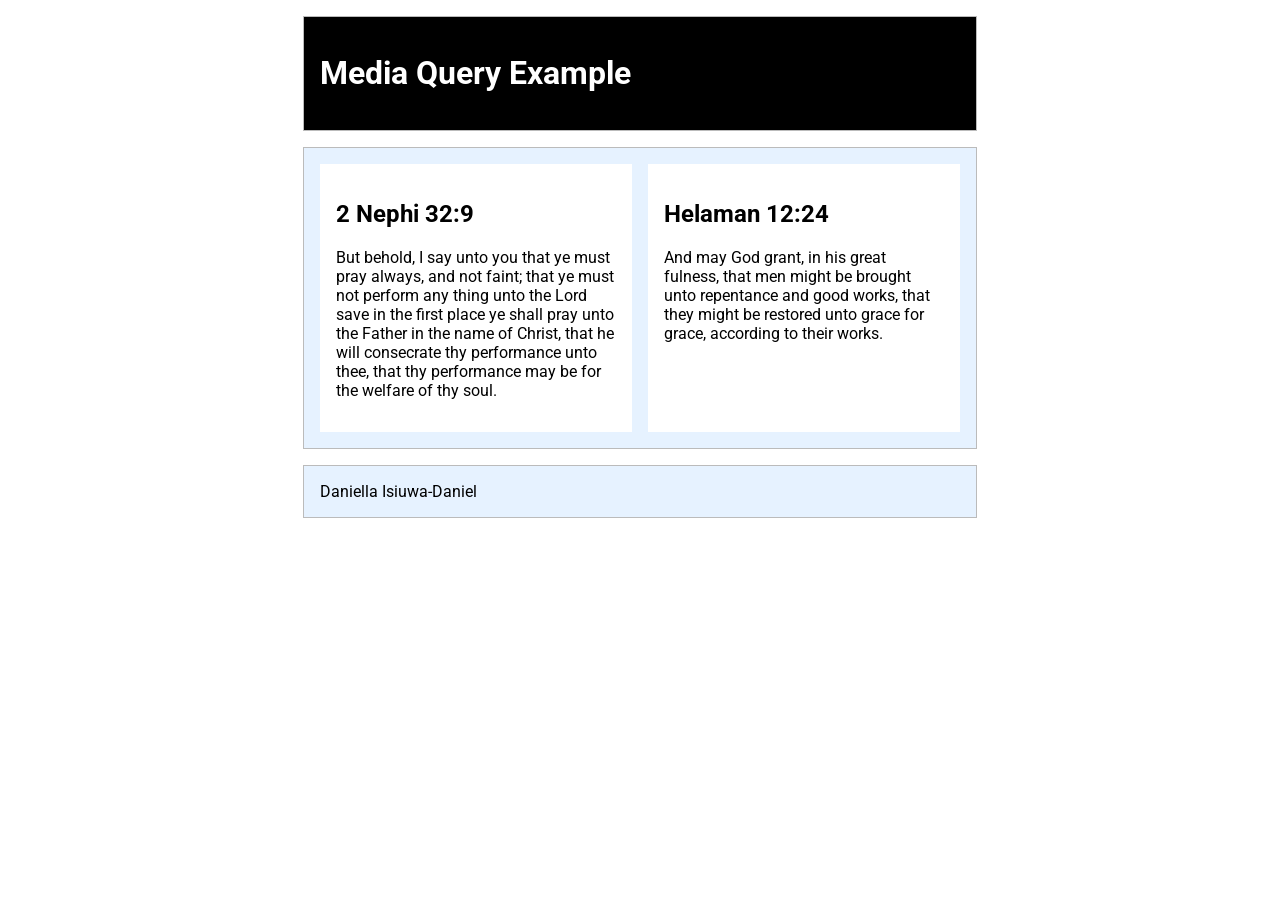
<file: week02/media-query.html>
<!DOCTYPE html>
<html lang="en">
<head>
    <meta charset="utf-8">
    <meta name="viewport" content="width=device-width, initial-scale=1.0">

    <title>WDD 131 - Media Query Example</title>

    <meta name="description" content="Media query learning activity example page.">
    <meta name="author" content="Daniella Isiuwa-Daniel">

    <link rel="preconnect" href="https://fonts.googleapis.com">
    <link rel="preconnect" href="https://fonts.gstatic.com" crossorigin>

    <link href="https://fonts.googleapis.com/css2?family=Roboto&display=swap" rel="stylesheet">

    <link rel="stylesheet" href="styles/media-query.css">
    <link rel="stylesheet" href="styles/media-query-large.css">
</head>

<body>

    <header>
        <h1>Media Query Example</h1>
    </header>

    <main>

        <section>
            <h2>2 Nephi 32:9</h2>
            <p>
                But behold, I say unto you that ye must pray always, and not faint;
                that ye must not perform any thing unto the Lord save in the first
                place ye shall pray unto the Father in the name of Christ, that he
                will consecrate thy performance unto thee, that thy performance may
                be for the welfare of thy soul.
            </p>
        </section>

        <section>
            <h2>Helaman 12:24</h2>
            <p>
                And may God grant, in his great fulness, that men might be brought
                unto repentance and good works, that they might be restored unto
                grace for grace, according to their works.
            </p>
        </section>

    </main>

    <footer>
        Daniella Isiuwa-Daniel
    </footer>

</body>
</html>
</file>
<file: styles/base.css>
* {
    margin: 0;
    padding: 0;
    box-sizing: border-box;
}

body {
    font-family: "Montserrat", Arial, sans-serif;
    background-color: #f4f4f4;
    color: #222;
    font-size: 16px;
}

header {
    background-color: #2e7d6b;
}

#course-title {
    display: block;
    color: white;
    text-align: center;
    padding: 1rem;
    font-family: "Roboto Slab", serif;
    font-size: 1.5rem;
    font-weight: 700;
}


header nav {
    display: flex;
    justify-content: space-around;
    background-color: #162b3d;
}

header nav a {
    color: white;
    text-decoration: none;
    padding: 1rem;
    text-align: center;
    flex: 1;
    font-weight: 500;
}

header nav a:hover {
    background-color: #2e7d6b;
}
main {
    max-width: 1100px;
    margin: 2rem auto;
    padding: 0 1rem;
    display: grid;
    grid-template-columns: 2fr 1fr;
    gap: 1.5rem;
}

h1 {
    grid-column: 1 / -1;
    text-align: center;
    font-family: "Roboto Slab", serif;
    color: #1f3b57;
}

.card {
    background-color: white;
    border: 1px solid #ddd;
    border-radius: 8px;
    overflow: hidden;
    box-shadow: 0 2px 8px rgba(0, 0, 0, 0.1);
}

.card h2 {
    background-color: #2e7d6b;
    color: white;
    text-align: center;
    padding: 1rem;
    font-family: "Roboto Slab", serif;
}
.about-content {
    display: grid;
    grid-template-columns: 1fr auto;
    gap: 1.5rem;
    padding: 1.5rem;
    align-items: start;
}

.about-text p {
    line-height: 1.6;
}

.profile-image {
    width: 100%;
    max-width: 200px;
    height: auto;
    display: block;
    border-radius: 4px;
}

.country-section {
    padding: 1.5rem;
    border-top: 1px solid #eee;
}

.country-section h3 {
    text-align: center;
    margin-bottom: 1rem;
    font-family: "Roboto Slab", serif;
    color: #1f3b57;
}

.country-content {
    display: flex;
    align-items: center;
    gap: 1.5rem;
}

.country-content p {
    line-height: 1.6;
}

.flag-image {
    width: 150px;
    height: auto;
    object-fit: contain;
}

.resources-card ul {
    padding: 1.5rem 2rem;
    list-style-position: inside;
}

.resources-card li {
    margin-bottom: 1rem;
}

.resources-card a {
    color: #1f3b57;
    font-weight: 600;
}

.resources-card a:hover {
    color: #2e7d6b;
}
footer {
    background-color: #1f3b57;
    color: white;
    text-align: center;
    padding: 1.5rem;
}

footer p {
    margin: 0.5rem 0;
}

#lastModified {
    color: #f4c542;
}
</file>
<file: PORTFOLIO/styles.css>
* {
    margin: 0;
    padding: 0;
    box-sizing: border-box;
}

html {
    scroll-behavior: smooth;
}

body {
    font-family: "DM Sans", sans-serif;
    background: #0d0d0d;
    color: #f3f1ed;
    line-height: 1.6;
}

a {
    color: inherit;
    text-decoration: none;
}

ul {
    list-style: none;
}

img {
    max-width: 100%;
    display: block;
}


/* =========================
   VARIABLES
========================= */

:root {
    --background: #0d0d0d;
    --surface: #151515;
    --surface-light: #1c1c1c;

    --text: #f3f1ed;
    --text-muted: #999691;

    --accent: #d8c3a5;

    --border: rgba(255, 255, 255, 0.12);

    --max-width: 1150px;
}


/* =========================
   GENERAL
========================= */

.container {
    width: min(90%, var(--max-width));
    margin: 0 auto;
}

.section {
    padding: 120px 0;
}

.section-label {
    color: var(--accent);
    font-size: 0.75rem;
    font-weight: 600;
    letter-spacing: 0.18em;
    margin-bottom: 50px;
}

h1,
h2,
h3 {
    line-height: 1.1;
}

h1,
h2 {
    font-family: "Playfair Display", serif;
}

h2 {
    font-size: clamp(2.5rem, 5vw, 4.5rem);
}

em {
    color: var(--accent);
    font-style: italic;
}


/* =========================
   NAVIGATION
========================= */

.header {
    position: fixed;
    top: 0;
    left: 0;
    width: 100%;
    z-index: 1000;

    background: rgba(13, 13, 13, 0.9);
    backdrop-filter: blur(15px);

    border-bottom: 1px solid var(--border);
}

.navbar {
    min-height: 80px;

    display: flex;
    align-items: center;
    justify-content: space-between;
}

.logo {
    font-size: 0.85rem;
    font-weight: 700;
    letter-spacing: 0.12em;
}

.nav-links {
    display: flex;
    gap: 35px;
}

.nav-links a {
    color: var(--text-muted);
    font-size: 0.85rem;

    transition: color 0.3s ease;
}

.nav-links a:hover {
    color: var(--text);
}

.menu-toggle {
    display: none;

    background: none;
    border: none;

    color: var(--text);
    font-size: 1.5rem;

    cursor: pointer;
}


/* =========================
   HERO
========================= */

.hero {
    min-height: 100vh;

    display: flex;
    align-items: center;

    border-bottom: 1px solid var(--border);
}

.hero-content {
    padding-top: 80px;
}

.eyebrow {
    color: var(--accent);

    font-size: 0.75rem;
    font-weight: 600;

    letter-spacing: 0.2em;

    margin-bottom: 25px;
}

.hero h1 {
    max-width: 850px;

    font-size: clamp(3.5rem, 8vw, 7.5rem);

    margin-bottom: 35px;
}

.hero h1 span {
    color: var(--accent);
    font-style: italic;
}

.hero-description {
    max-width: 650px;

    color: var(--text-muted);

    font-size: 1.1rem;

    margin-bottom: 40px;
}

.hero-buttons {
    display: flex;
    gap: 15px;
}

.button {
    padding: 14px 24px;

    font-size: 0.85rem;
    font-weight: 600;

    border: 1px solid var(--border);

    transition: all 0.3s ease;
}

.button-primary {
    background: var(--text);
    color: var(--background);
}

.button-primary:hover {
    background: var(--accent);
}

.button-secondary:hover {
    border-color: var(--accent);
    color: var(--accent);
}

.scroll-indicator {
    display: flex;
    align-items: center;
    gap: 12px;

    margin-top: 100px;

    color: var(--text-muted);

    font-size: 0.7rem;
    text-transform: uppercase;
    letter-spacing: 0.12em;
}

.scroll-indicator span {
    width: 35px;
    height: 1px;

    background: var(--accent);
}


/* =========================
   ABOUT
========================= */

.about-grid {
    display: grid;
    grid-template-columns: 1fr 1fr;

    gap: 100px;
}

.about-text {
    color: var(--text-muted);

    font-size: 1.05rem;
}

.about-text p {
    margin-bottom: 25px;
}


/* =========================
   PROJECTS
========================= */

.projects-section {
    background: var(--surface);
}

.section-heading {
    display: flex;
    justify-content: space-between;
    align-items: end;

    margin-bottom: 70px;
}

.section-heading p {
    max-width: 350px;

    color: var(--text-muted);
}

.projects-grid {
    display: grid;

    grid-template-columns: repeat(2, 1fr);

    gap: 30px;
}

.project-card {
    background: var(--background);

    border: 1px solid var(--border);

    overflow: hidden;

    transition:
        transform 0.3s ease,
        border-color 0.3s ease;
}

.project-card:hover {
    transform: translateY(-8px);

    border-color: rgba(216, 195, 165, 0.5);
}

.project-image {
    height: 300px;

    display: flex;
    align-items: center;
    justify-content: center;

    border-bottom: 1px solid var(--border);
}

.project-one {
    background:
        linear-gradient(
            135deg,
            #202020,
            #0d0d0d
        );
}

.project-two {
    background:
        linear-gradient(
            135deg,
            #24211e,
            #101010
        );
}

.project-three {
    background:
        linear-gradient(
            135deg,
            #1c2225,
            #0d0d0d
        );
}

.image-placeholder {
    color: rgba(255, 255, 255, 0.25);

    font-family: "Playfair Display", serif;

    font-size: 2rem;
    font-style: italic;
}

.project-content {
    padding: 35px;
}

.project-number {
    color: var(--accent);

    font-size: 0.7rem;

    letter-spacing: 0.15em;

    margin-bottom: 15px;
}

.project-content h3 {
    font-family: "Playfair Display", serif;

    font-size: 2rem;

    margin-bottom: 15px;
}

.project-content > p {
    color: var(--text-muted);

    margin-bottom: 25px;
}

.tech-stack {
    display: flex;
    flex-wrap: wrap;

    gap: 8px;

    margin-bottom: 30px;
}

.tech-stack span {
    padding: 6px 10px;

    border: 1px solid var(--border);

    color: var(--text-muted);

    font-size: 0.7rem;
}

.project-links {
    display: flex;
    gap: 25px;
}

.project-links a {
    font-size: 0.8rem;
    font-weight: 600;

    transition: color 0.3s ease;
}

.project-links a:hover {
    color: var(--accent);
}


/* =========================
   SKILLS
========================= */

.skills-grid {
    display: grid;

    grid-template-columns: 0.8fr 1.2fr;

    gap: 100px;
}

.skills-intro p {
    color: var(--text-muted);

    max-width: 400px;

    margin-top: 30px;
}

.skills-list {
    display: grid;

    grid-template-columns: repeat(2, 1fr);
}

.skill {
    padding: 25px 0;

    border-top: 1px solid var(--border);
}

.skill span {
    color: var(--accent);

    font-size: 0.7rem;
}

.skill h3 {
    margin-top: 10px;

    font-size: 1.2rem;
}

.skill p {
    color: var(--text-muted);

    font-size: 0.8rem;

    margin-top: 5px;
}


/* =========================
   EXPERIENCE
========================= */

.experience-section {
    background: var(--surface);
}

.experience {
    display: grid;

    grid-template-columns: 150px 1fr;

    gap: 50px;

    border-top: 1px solid var(--border);

    padding-top: 35px;
}

.experience-date {
    color: var(--accent);

    font-size: 0.8rem;

    letter-spacing: 0.1em;
}

.experience h3 {
    font-family: "Playfair Display", serif;

    font-size: 2rem;

    margin-bottom: 10px;
}

.experience-company {
    color: var(--accent);

    margin-bottom: 20px;
}

.experience p:last-child {
    color: var(--text-muted);

    max-width: 650px;
}


/* =========================
   CONTACT
========================= */

.contact-section {
    padding: 150px 0;

    text-align: center;
}

.contact-content {
    display: flex;
    flex-direction: column;
    align-items: center;
}

.contact-section .section-label {
    align-self: flex-start;
}

.contact-section h2 {
    max-width: 800px;

    margin-bottom: 30px;
}

.contact-section > .container > p:not(.section-label) {
    color: var(--text-muted);

    max-width: 550px;

    margin-bottom: 40px;
}

.email-link {
    font-size: clamp(1.2rem, 3vw, 2rem);

    border-bottom: 1px solid var(--accent);

    padding-bottom: 5px;

    transition: color 0.3s ease;
}

.email-link:hover {
    color: var(--accent);
}

.social-links {
    display: flex;

    gap: 30px;

    margin-top: 40px;
}

.social-links a {
    color: var(--text-muted);

    font-size: 0.85rem;

    transition: color 0.3s ease;
}

.social-links a:hover {
    color: var(--accent);
}


/* =========================
   FOOTER
========================= */

footer {
    border-top: 1px solid var(--border);

    padding: 30px 0;
}

.footer-content {
    display: flex;
    justify-content: space-between;

    color: var(--text-muted);

    font-size: 0.7rem;
}


/* =========================
   ANIMATIONS
========================= */

.hero-content > * {
    animation: fadeUp 0.8s ease forwards;

    opacity: 0;
}

.hero-content .eyebrow {
    animation-delay: 0.1s;
}

.hero-content h1 {
    animation-delay: 0.2s;
}

.hero-content .hero-description {
    animation-delay: 0.3s;
}

.hero-content .hero-buttons {
    animation-delay: 0.4s;
}

.hero-content .scroll-indicator {
    animation-delay: 0.5s;
}

@keyframes fadeUp {

    from {
        opacity: 0;
        transform: translateY(20px);
    }

    to {
        opacity: 1;
        transform: translateY(0);
    }

}


/* =========================
   MOBILE
========================= */

@media screen and (max-width: 768px) {

    .section {
        padding: 80px 0;
    }


    /* NAV */

    .menu-toggle {
        display: block;
    }

    .nav-links {
        position: absolute;

        top: 80px;
        left: 0;

        width: 100%;

        display: none;
        flex-direction: column;

        background: var(--background);

        border-bottom: 1px solid var(--border);

        padding: 25px 5%;
    }

    .nav-links.active {
        display: flex;
    }


    /* HERO */

    .hero h1 {
        font-size: clamp(3rem, 15vw, 5rem);
    }

    .hero-description {
        font-size: 1rem;
    }

    .hero-buttons {
        flex-direction: column;

        align-items: flex-start;
    }

    .scroll-indicator {
        margin-top: 60px;
    }


    /* ABOUT */

    .about-grid {
        grid-template-columns: 1fr;

        gap: 40px;
    }


    /* PROJECTS */

    .section-heading {
        display: block;
    }

    .section-heading p {
        margin-top: 20px;
    }

    .projects-grid {
        grid-template-columns: 1fr;
    }

    .project-image {
        height: 230px;
    }


    /* SKILLS */

    .skills-grid {
        grid-template-columns: 1fr;

        gap: 50px;
    }

    .skills-list {
        grid-template-columns: 1fr;
    }


    /* EXPERIENCE */

    .experience {
        grid-template-columns: 1fr;

        gap: 15px;
    }


    /* CONTACT */

    .contact-section {
        padding: 100px 0;
    }


    /* FOOTER */

    .footer-content {
        flex-direction: column;

        gap: 10px;
    }

}
</file>
<file: project/styles/project.css>
* {
    box-sizing: border-box;
    margin: 0;
    padding: 0;
}

:root {
    --charcoal: #111111;
    --dark-gray: #2a2a2a;
    --off-white: #f5f5f5;
    --lime: #b8ff3d;
    --white: #ffffff;
    --muted: #b8b8b8;
    --border: #3a3a3a;
}

body {
    font-family: "Inter", sans-serif;
    background-color: var(--off-white);
    color: var(--charcoal);
    line-height: 1.6;
}

h1,
h2,
h3,
.logo,
.navigation,
.button {
    font-family: "Poppins", sans-serif;
}

h1,
h2,
h3,
p {
    overflow-wrap: break-word;
}

a {
    color: inherit;
}

img {
    display: block;
    max-width: 100%;
}

/* =========================
   HEADER
========================= */

.site-header {
    background-color: var(--charcoal);
    color: var(--white);
    position: relative;
}

.header-container {
    max-width: 1200px;
    margin: 0 auto;
    padding: 1rem 1.25rem;
    display: flex;
    align-items: center;
    justify-content: space-between;
    position: relative;
}
.logo {
    display: flex;
    align-items: center;
    gap: 0.65rem;
    color: var(--white);
    text-decoration: none;
    font-size: 1.3rem;
    font-weight: 700;
}

.logo-mark {
    width: 38px;
    height: 38px;
    display: grid;
    place-items: center;
    background-color: var(--lime);
    color: var(--charcoal);
    border-radius: 8px;
    font-weight: 700;
}

.navigation {
    display: none;
}
.navigation.show {
    display: flex;
    flex-direction: column;
    gap: 1rem;
    position: absolute;
    top: 100%;
    left: 0;
    width: 100%;
    padding: 1.25rem;
    background-color: var(--charcoal);
    z-index: 1000;
}

.navigation a {
    color: var(--white);
    text-decoration: none;
    font-size: 0.9rem;
    font-weight: 600;
    padding: 0.5rem 0;
}

.navigation a:hover,
.navigation a.active {
    color: var(--lime);
}

.menu-button {
    border: none;
    background: transparent;
    color: var(--white);
    font-size: 1.7rem;
    cursor: pointer;
}

/* =========================
   HERO
========================= */

.hero {
    background-color: var(--charcoal);
    color: var(--white);
    padding: 4rem 1.25rem 5rem;
}

.hero-content {
    max-width: 1200px;
    margin: 0 auto;
}

.eyebrow {
    color: var(--lime);
    font-size: 0.75rem;
    font-weight: 700;
    letter-spacing: 0.12rem;
    margin-bottom: 0.75rem;
}

.hero h1 {
    font-size: clamp(2.5rem, 10vw, 5.5rem);
    line-height: 1.05;
    max-width: 850px;
}

.hero h1 span {
    display: block;
    color: var(--lime);
}

.hero-text {
    max-width: 650px;
    margin: 1.5rem 0 2rem;
    color: #d0d0d0;
    font-size: 1rem;
}

.hero-buttons {
    display: flex;
    flex-wrap: wrap;
    gap: 0.75rem;
}

.button {
    display: inline-block;
    padding: 0.8rem 1.2rem;
    border-radius: 6px;
    text-decoration: none;
    font-weight: 600;
    transition: 0.2s ease;
}

.primary-button {
    background-color: var(--lime);
    color: var(--charcoal);
}

.primary-button:hover {
    transform: translateY(-2px);
}

.secondary-button {
    border: 1px solid #777;
    color: var(--white);
}

.secondary-button:hover {
    border-color: var(--lime);
    color: var(--lime);
}

/* =========================
   HERO VISUAL
========================= */

.hero-visual {
    max-width: 1200px;
    margin: 3rem auto 0;
}

.editing-window {
    background-color: var(--dark-gray);
    border: 1px solid var(--border);
    border-radius: 12px;
    overflow: hidden;
    box-shadow: 0 20px 50px rgba(0, 0, 0, 0.35);
}

.window-top {
    display: flex;
    gap: 0.4rem;
    padding: 0.8rem;
    border-bottom: 1px solid var(--border);
}

.window-top span {
    width: 9px;
    height: 9px;
    border-radius: 50%;
    background-color: #777;
}

.preview-area {
    min-height: 190px;
    display: grid;
    place-items: center;
    background: linear-gradient(135deg, #292929, #151515);
}

.play-icon {
    width: 55px;
    height: 55px;
    display: grid;
    place-items: center;
    padding-left: 3px;
    border: 2px solid var(--lime);
    border-radius: 50%;
    color: var(--lime);
}

.timeline {
    padding: 1rem;
    display: grid;
    gap: 0.45rem;
}

.timeline-track {
    height: 14px;
    border-radius: 3px;
    background-color: #444;
}

.track-one {
    width: 85%;
    background-color: var(--lime);
}

.track-two {
    width: 65%;
}

.track-three {
    width: 45%;
}

/* =========================
   GENERAL SECTIONS
========================= */

.section {
    max-width: 1200px;
    margin: 0 auto;
    padding: 4rem 1.25rem;
}

.section-heading {
    max-width: 650px;
    margin-bottom: 2rem;
}

.section-heading h2 {
    font-size: 2rem;
    line-height: 1.2;
    margin-bottom: 0.75rem;
}

.section-heading p:last-child {
    color: #555;
}

/* =========================
   WORKFLOW
========================= */

.workflow-grid {
    display: grid;
    gap: 1rem;
}

.workflow-card {
    background-color: var(--white);
    padding: 1.5rem;
    border: 1px solid #ddd;
    border-radius: 8px;
}

.step-number {
    display: block;
    color: #777;
    font-family: "Poppins", sans-serif;
    font-size: 0.8rem;
    font-weight: 700;
    margin-bottom: 1rem;
}

.workflow-card h3 {
    margin-bottom: 0.5rem;
    font-size: 1.2rem;
}

.workflow-card p {
    color: #555;
    font-size: 0.95rem;
}

/* =========================
   FEATURED TECHNIQUES
========================= */

.featured-section {
    background-color: var(--charcoal);
    color: var(--white);
    max-width: none;
}

.featured-section .section-heading {
    max-width: 1200px;
    margin-left: auto;
    margin-right: auto;
}

.featured-section .section-heading p:last-child {
    color: #c5c5c5;
}

.technique-preview-grid {
    max-width: 1200px;
    margin: 0 auto;
    display: grid;
    gap: 1rem;
}

.technique-preview {
    padding: 1.5rem;
    background-color: var(--dark-gray);
    border: 1px solid var(--border);
    border-radius: 8px;
}

.technique-icon {
    width: 45px;
    height: 45px;
    display: grid;
    place-items: center;
    margin-bottom: 1.25rem;
    background-color: var(--lime);
    color: var(--charcoal);
    border-radius: 7px;
    font-family: "Poppins", sans-serif;
    font-size: 1.2rem;
    font-weight: 700;
}

.technique-preview h3 {
    margin-bottom: 0.5rem;
}

.technique-preview p {
    color: #c5c5c5;
    font-size: 0.9rem;
    margin-bottom: 1rem;
}

.technique-preview a {
    color: var(--lime);
    text-decoration: none;
    font-weight: 600;
    font-size: 0.9rem;
}

.technique-preview a:hover {
    text-decoration: underline;
}

/* =========================
   CTA
========================= */

.cta-section {
    max-width: 1200px;
    margin: 0 auto;
    padding: 4rem 1.25rem;
    display: flex;
    flex-direction: column;
    gap: 1.5rem;
}

.cta-section h2 {
    font-size: 2rem;
    line-height: 1.2;
    margin-bottom: 0.75rem;
}

.cta-section p:not(.eyebrow) {
    color: #555;
    max-width: 600px;
}

/* FOOTER*/

.site-footer {
    background-color: var(--charcoal);
    color: var(--white);
    padding: 2.5rem 1.25rem 1.5rem;
}

.footer-container {
    max-width: 1200px;
    margin: 0 auto;
    display: flex;
    flex-direction: column;
    gap: 2rem;
}

.footer-logo {
    margin-bottom: 0.75rem;
}

.footer-container p {
    color: #aaa;
    font-size: 0.9rem;
}

.footer-links {
    display: flex;
    flex-direction: column;
    gap: 0.6rem;
}

.footer-links a {
    color: #ccc;
    text-decoration: none;
    font-size: 0.9rem;
}

.footer-links a:hover {
    color: var(--lime);
}

.footer-bottom {
    max-width: 1200px;
    margin: 2rem auto 0;
    padding-top: 1rem;
    border-top: 1px solid var(--border);
    display: flex;
    flex-direction: column;
    gap: 0.4rem;
}

.footer-bottom p {
    color: #888;
    font-size: 0.8rem;
}

/* TABLET */

@media screen and (min-width: 600px) {

    .header-container {
        padding: 1rem 2rem;
    }

    .hero {
        padding: 5rem 2rem;
    }

    .hero-visual {
        margin-top: 4rem;
    }

    .preview-area {
        min-height: 280px;
    }

    .section {
        padding: 5rem 2rem;
    }

    .workflow-grid {
        grid-template-columns: repeat(2, 1fr);
    }

    .technique-preview-grid {
        grid-template-columns: repeat(3, 1fr);
    }

    .cta-section {
        padding: 5rem 2rem;
    }

    .footer-container {
        flex-direction: row;
        justify-content: space-between;
    }

    .footer-links {
        align-items: flex-end;
    }

    .footer-bottom {
        flex-direction: row;
        justify-content: space-between;
    }
}
/* MOBILE NAVIGATION */

@media screen and (max-width: 599px) {
    .menu-button {
        display: block;
    }

    .navigation {
        display: none;
    }

    .navigation.show {
        display: flex;
        flex-direction: column;
        gap: 1rem;
        position: absolute;
        top: 100%;
        left: 0;
        width: 100%;
        padding: 1.25rem;
        background-color: var(--charcoal);
        z-index: 1000;
    }
}
/*DESKTOP */

@media screen and (min-width: 900px) {

    .menu-button {
        display: none;
    }

.navigation,
.navigation.show {
    display: flex;
    flex-direction: row;
    align-items: center;
    gap: 2rem;
    position: static;
    width: auto;
    padding: 0;
    background: none;
}

    .hero {
        padding-top: 6rem;
        padding-bottom: 6rem;
    }

    .hero-content {
        display: grid;
        grid-template-columns: 1.1fr 0.9fr;
        align-items: center;
        gap: 4rem;
    }

    .hero-visual {
        margin: 0;
        max-width: none;
    }

    .preview-area {
        min-height: 300px;
    }

    .workflow-grid {
        grid-template-columns: repeat(3, 1fr);
    }

    .cta-section {
        flex-direction: row;
        align-items: center;
        justify-content: space-between;
        gap: 3rem;
    }

    .cta-section .button {
        flex-shrink: 0;
    }
}





/* TECHNIQUES PAGE */

.page-hero {
    background-color: var(--charcoal);
    color: var(--white);
    text-align: center;
    padding: 4rem 1.25rem;
}

.page-hero .eyebrow {
    color: var(--lime);
    font-size: 0.8rem;
    font-weight: 700;
    letter-spacing: 0.15rem;
    margin-bottom: 1rem;
}

.page-hero h1 {
    font-size: clamp(2rem, 6vw, 3.5rem);
    line-height: 1.15;
    margin-bottom: 1rem;
}

.page-hero p {
    color: var(--muted);
    max-width: 650px;
    margin: 0 auto;
    line-height: 1.7;
}

.techniques-section {
    padding: 3rem 1.25rem;
    max-width: 1200px;
    margin: 0 auto;
}

.filter-controls {
    display: flex;
    flex-wrap: wrap;
    justify-content: center;
    gap: 0.75rem;
    margin: 2rem 0;
}

.filter-button {
    background-color: var(--white);
    color: var(--charcoal);
    border: 1px solid #d5d5d5;
    border-radius: 999px;
    padding: 0.7rem 1.2rem;
    font: inherit;
    font-weight: 600;
    cursor: pointer;
    transition: background-color 0.2s ease, color 0.2s ease;
}

.filter-button:hover,
.filter-button.active {
    background-color: var(--lime);
    color: var(--charcoal);
    border-color: var(--lime);
}

.filter-button:focus-visible,
.save-button:focus-visible {
    outline: 3px solid var(--charcoal);
    outline-offset: 3px;
}

.technique-grid {
    display: grid;
    grid-template-columns: 1fr;
    gap: 1.25rem;
    margin-top: 2rem;
}

.technique-card {
    background-color: var(--white);
    border: 1px solid #e1e1e1;
    border-radius: 16px;
    padding: 1.5rem;
    display: flex;
    flex-direction: column;
    gap: 1rem;
    box-shadow: 0 4px 14px rgb(0 0 0 / 5%);
}

.technique-card h2 {
    font-size: 1.4rem;
    margin: 0.5rem 0;
}

.technique-card p {
    line-height: 1.7;
    color: #454545;
}

.technique-card .technique-tip {
    background-color: #f3f7eb;
    border-left: 4px solid var(--lime);
    padding: 0.85rem;
    border-radius: 0 8px 8px 0;
    font-size: 0.95rem;
}

.technique-card-header {
    display: flex;
    justify-content: space-between;
    align-items: center;
    flex-wrap: wrap;
    gap: 0.5rem;
}

.technique-category,
.difficulty {
    display: inline-block;
    font-size: 0.75rem;
    font-weight: 700;
    padding: 0.4rem 0.65rem;
    border-radius: 999px;
}

.technique-category {
    background-color: var(--charcoal);
    color: var(--lime);
}

.difficulty {
    background-color: #eeeeee;
    color: #333333;
}

.save-button {
    margin-top: auto;
    background-color: var(--charcoal);
    color: var(--white);
    border: 2px solid var(--charcoal);
    border-radius: 8px;
    padding: 0.8rem 1rem;
    font: inherit;
    font-weight: 600;
    cursor: pointer;
}

.save-button:hover,
.save-button.saved {
    background-color: var(--lime);
    color: var(--charcoal);
    border-color: var(--lime);
}

.saved-section {
    background-color: #eeeeee;
    padding: 2rem 1.25rem;
}

.saved-container {
    max-width: 1200px;
    margin: 0 auto;
}

.saved-container h2 {
    margin-bottom: 0.5rem;
}

.saved-count-box {
    display: inline-flex;
    align-items: center;
    gap: 0.5rem;
    background-color: var(--charcoal);
    color: var(--white);
    padding: 0.8rem 1rem;
    border-radius: 10px;
    margin-top: 1rem;
}

.saved-count-box strong {
    color: var(--lime);
    font-size: 1.3rem;
}

.empty-message {
    text-align: center;
    padding: 2rem 1rem;
    color: #555555;
    grid-column: 1 / -1;
}

@media (min-width: 650px) {
    .technique-grid {
        grid-template-columns: repeat(2, minmax(0, 1fr));
    }

    .page-hero {
        padding: 5rem 2rem;
    }
}

@media (min-width: 1000px) {
    .technique-grid {
        grid-template-columns: repeat(3, minmax(0, 1fr));
    }

    .techniques-section {
        padding: 4rem 2rem;
    }
}






/*TIPS & RESOURCES PAGE*/

.tips-section,
.mistakes-section,
.learning-form-section {
    padding: 3rem 1.25rem;
}

.tips-section {
    max-width: 1200px;
    margin: 0 auto;
}

.section-heading {
    max-width: 700px;
    margin-bottom: 2rem;
}

.section-heading h2,
.mistakes-section h2,
.learning-form-intro h2 {
    font-size: clamp(1.8rem, 4vw, 2.5rem);
    margin: 0.5rem 0 1rem;
}

.section-heading > p:last-child,
.learning-form-intro > p:last-child {
    color: #555555;
    line-height: 1.7;
}

.tips-grid {
    display: grid;
    grid-template-columns: 1fr;
    gap: 1.25rem;
}

.tip-card {
    background-color: var(--white);
    border: 1px solid #e1e1e1;
    border-radius: 16px;
    padding: 1.5rem;
    box-shadow: 0 4px 14px rgb(0 0 0 / 5%);
}

.tip-number {
    display: inline-block;
    color: var(--charcoal);
    background-color: var(--lime);
    font-weight: 800;
    padding: 0.45rem 0.7rem;
    border-radius: 8px;
    margin-bottom: 1rem;
}

.tip-card h3,
.mistake-item h3 {
    font-size: 1.2rem;
    margin-bottom: 0.75rem;
}

.tip-card p,
.mistake-item p {
    color: #454545;
    line-height: 1.7;
}

.tip-card .tip-takeaway {
    background-color: #f3f7eb;
    border-left: 4px solid var(--lime);
    border-radius: 0 8px 8px 0;
    padding: 0.85rem;
    margin-top: 1rem;
    font-size: 0.95rem;
}

.mistakes-section {
    background-color: var(--charcoal);
    color: var(--white);
}

.mistakes-section > .eyebrow {
    color: var(--lime);
    font-size: 0.8rem;
    font-weight: 700;
    letter-spacing: 0.15rem;
}

.mistake-list {
    max-width: 1000px;
    display: grid;
    grid-template-columns: 1fr;
    gap: 1rem;
    margin: 2rem auto 0;
}

.mistake-item {
    background-color: var(--dark-gray);
    border: 1px solid var(--border);
    border-radius: 12px;
    padding: 1.25rem;
}

.mistake-item p {
    color: var(--muted);
}

.learning-form-section {
    max-width: 900px;
    margin: 0 auto;
    padding-top: 4rem;
    padding-bottom: 4rem;
}

.learning-form-intro {
    margin-bottom: 2rem;
}

.learning-form-intro .eyebrow {
    color: #4d7200;
    font-size: 0.8rem;
    font-weight: 700;
    letter-spacing: 0.15rem;
}

#learning-form {
    display: grid;
    gap: 0.8rem;
}

#learning-form label {
    font-weight: 700;
    margin-top: 0.75rem;
}

#learning-form select {
    width: 100%;
    padding: 0.9rem;
    border: 1px solid #bdbdbd;
    border-radius: 8px;
    background-color: var(--white);
    color: var(--charcoal);
    font: inherit;
}

#learning-form select:focus-visible {
    outline: 3px solid #6b9600;
    outline-offset: 2px;
}

.primary-button {
    background-color: var(--lime);
    color: var(--charcoal);
    border: 2px solid var(--lime);
    border-radius: 8px;
    padding: 0.9rem 1.2rem;
    margin-top: 1rem;
    font: inherit;
    font-weight: 700;
    cursor: pointer;
}

.primary-button:hover {
    background-color: var(--charcoal);
    color: var(--lime);
}

.primary-button:focus-visible {
    outline: 3px solid var(--charcoal);
    outline-offset: 3px;
}

.learning-response {
    margin-top: 1.5rem;
    line-height: 1.7;
}

.learning-response:not(:empty) {
    background-color: #f3f7eb;
    border-left: 4px solid var(--lime);
    border-radius: 0 10px 10px 0;
    padding: 1.25rem;
}

.learning-response h3 {
    margin-bottom: 0.5rem;
    color: var(--charcoal);
}

.learning-response p {
    color: #454545;
}

@media (min-width: 650px) {
    .tips-section,
    .mistakes-section,
    .learning-form-section {
        padding: 4rem 2rem;
    }

    .tips-grid {
        grid-template-columns: repeat(2, minmax(0, 1fr));
    }

    .mistake-list {
        grid-template-columns: repeat(3, minmax(0, 1fr));
    }
}

@media (min-width: 1000px) {
    .tips-grid {
        grid-template-columns: repeat(3, minmax(0, 1fr));
    }
}



/*  REFERENCES PAGE */

.references-section {
    max-width: 1000px;
    margin: 0 auto;
    padding: 3rem 1.25rem;
    display: grid;
    grid-template-columns: 1fr;
    gap: 1.25rem;
}

.reference-item {
    background-color: var(--white);
    border: 1px solid #e1e1e1;
    border-radius: 12px;
    padding: 1.5rem;
}

.reference-item h2 {
    font-size: 1.25rem;
    margin-bottom: 0.75rem;
}

.reference-item p {
    color: #454545;
    line-height: 1.7;
    margin-bottom: 0.75rem;
}

.reference-item a {
    color: #426600;
    font-weight: 700;
    overflow-wrap: anywhere;
}

.reference-item a:hover {
    color: var(--charcoal);
}

@media (min-width: 650px) {
    .references-section {
        grid-template-columns: repeat(2, minmax(0, 1fr));
        padding: 4rem 2rem;
    }
}
</file>
<file: styles/layout.css>
body {
    display: grid;
    grid-template-rows: auto 1fr auto;
    grid-template-columns: 3fr 1fr;
    font-family: Arial, Helvetica, sans-serif;
    min-height: 100vh;

}
nav {
    display: flex;
    justify-content: space-around;
    flex-direction: row;
    color: #eee;
    text-decoration: none;
    background-color: black;
    height: auto;
}
nav a {
    color: #eee;
    text-decoration: none;
    padding: 15px;
}
header {
    background-color: #555;
    color: #eee;
    grid-column: 1 / 3;
}
h1, h2 {
    padding: 15px;
}
main {
    background-color: #999;
    grid-column: 1 / 2;
}
aside {
    background-color: #eee;
    grid-column: 2 / 3;
}
footer {
    color: #eee;
    background-color: #555;
    grid-column: 1 / 3;

}
</file>
<file: styles/form.css>
* {
    box-sizing: border-box;
    margin: 0;
    padding: 0;
}

body {
    font-family: Arial, sans-serif;
    background-color: #f4f1ea;
    color: #222;
    line-height: 1.6;
}

header {
    background-color: #263238;
    color: white;
    padding: 1.5rem;
    text-align: center;
}

header h1 {
    font-size: 1.8rem;
}

main {
    max-width: 650px;
    margin: 2rem auto;
    padding: 0 1rem;
}

form {
    background-color: white;
    padding: 1.5rem;
    border-radius: 10px;
    box-shadow: 0 3px 12px rgba(0, 0, 0, 0.15);
}

label,
legend {
    font-weight: bold;
}

label {
    display: block;
    margin-top: 1rem;
}

label span,
legend span {
    font-size: 0.85rem;
    font-weight: normal;
    color: #555;
}

select,
input[type="date"],
input[type="text"],
textarea {
    width: 100%;
    padding: 0.75rem;
    margin-top: 0.4rem;
    border: 1px solid #777;
    border-radius: 5px;
    font-size: 1rem;
    background-color: #fff;
}

select:focus,
input:focus,
textarea:focus {
    outline: 3px solid #f4b942;
    border-color: #263238;
}

fieldset {
    border: 1px solid #bbb;
    border-radius: 5px;
    padding: 1rem;
    margin-top: 1.5rem;
}

fieldset label {
    font-weight: normal;
    margin-top: 0.5rem;
}

.rating {
    display: flex;
    flex-direction: column;
    gap: 0.3rem;
}

.rating label {
    font-size: 1.3rem;
}

.rating input {
    margin-right: 0.4rem;
}

input[type="checkbox"],
input[type="radio"] {
    width: auto;
    margin-right: 0.4rem;
}

textarea {
    min-height: 140px;
    resize: vertical;
}

input[type="submit"] {
    width: 100%;
    margin-top: 1.5rem;
    padding: 0.85rem;
    border: none;
    border-radius: 5px;
    background-color: #f4b942;
    color: #222;
    font-size: 1.1rem;
    font-weight: bold;
    cursor: pointer;
}

input[type="submit"]:hover {
    background-color: #d99b20;
}

footer {
    background-color: #263238;
    color: white;
    text-align: center;
    padding: 1.5rem;
    margin-top: 2rem;
}

footer p {
    margin: 0.3rem;
}

@media screen and (min-width: 600px) {
    main {
        padding: 0;
    }

    form {
        padding: 2rem;
    }

    .rating {
        flex-direction: row;
        justify-content: space-between;
    }
}



.confirmation {
    background-color: white;
    padding: 2rem;
    text-align: center;
    border-radius: 10px;
    box-shadow: 0 3px 12px rgba(0, 0, 0, 0.15);
}

.confirmation h2 {
    margin-bottom: 1rem;
    color: #263238;
}

.confirmation p {
    margin: 1rem 0;
}

.confirmation a {
    display: inline-block;
    margin-top: 1rem;
    padding: 0.75rem 1.25rem;
    background-color: #f4b942;
    color: #222;
    text-decoration: none;
    font-weight: bold;
    border-radius: 5px;
}

.confirmation a:hover {
    background-color: #d99b20;
}
</file>
<file: styles/place.css>
:root {
    --primary-color: green;
    --secondary-color: #ffffff;
    --accent-color: yellow;
    --dark-color: #12372a;
    --light-color: #f4f8f5;
    --text-color: #222222;

    --heading-font: Georgia, "Times New Roman", serif;
    --body-font: Arial, Helvetica, sans-serif;
}



* {
    box-sizing: border-box;
    margin: 0;
    padding: 0;
}




body {
    font-family: var(--body-font);
    color: var(--text-color);
    background-color: var(--light-color);
    line-height: 1.6;
}




header {
    background-color: var(--dark-color);
    color: var(--secondary-color);
    text-align: center;
    padding: 1.5rem;
}

header h1 {
    font-family: var(--heading-font);
    font-size: 2rem;
    margin-bottom: 1rem;
}

nav {
    display: flex;
    justify-content: center;
    gap: 1.5rem;
}

nav a {
    color: var(--secondary-color);
    text-decoration: none;
    font-weight: bold;
}

nav a:hover {
    color: var(--accent-color);
}


main {
    max-width: 1200px;
    margin: 0 auto;
}



.hero {
    position: relative;
    background-color: var(--dark-color);
}

.hero picture,
.hero img {
    display: block;
    width: 100%;
}

.hero img {
    height: auto;
    object-fit: cover;
}

.hero-text {
    padding: 1.5rem;
    background-color: rgba(18, 55, 42, 0.95);
    color: white;
}

.hero-text h2 {
    font-family: var(--heading-font);
    color: var(--accent-color);
    font-size: 2rem;
    margin-bottom: 0.5rem;
}



.content {
    padding: 1rem;
}

.card {
    background-color: white;
    padding: 1.5rem;
    margin-bottom: 1rem;
    border-radius: 8px;
    box-shadow: 0 2px 8px rgba(0, 0, 0, 0.12);
}

.card h2 {
    font-family: var(--heading-font);
    color: var(--dark-color);
    border-bottom: 3px solid var(--primary-color);
    padding-bottom: 0.5rem;
    margin-bottom: 1rem;
}

.card p {
    margin-bottom: 0.8rem;
}



.facts {
    margin-top: 1rem;
    padding-top: 1rem;
    border-top: 1px solid #ddd;
}



.weather {
    text-align: center;
}

.weather-icon {
    width: 70px;
    height: 70px;
    margin: 1rem auto;
    display: block;
}

.weather-info {
    text-align: left;
}




footer {
    background-color: var(--dark-color);
    color: white;
    text-align: center;
    padding: 1.5rem;
    margin-top: 2rem;
}

footer p {
    margin: 0.4rem;
}



@media screen and (min-width: 700px) {

    header {
        display: flex;
        justify-content: space-between;
        align-items: center;
        padding: 1.5rem 5%;
    }

    header h1 {
        margin-bottom: 0;
    }

    .hero {
        min-height: 550px;
    }

    .hero img {
        height: 550px;
        object-fit: cover;
    }

    .hero-text {
        position: absolute;
        left: 5%;
        bottom: 8%;
        max-width: 450px;
        padding: 2rem;
        background-color: rgba(18, 55, 42, 0.9);
    }

    .hero-text h2 {
        font-size: 2.5rem;
    }

    .content {
        display: grid;
        grid-template-columns: 2fr 1fr;
        gap: 2rem;
        padding: 2rem;
    }

    .card {
        margin-bottom: 0;
    }

    /* Required pseudo-element */
    .weather h2::after {
        content: " ⛅";
        margin-left: 0.5rem;
    }

    /* Hide SVG on wider screens */
    .weather-icon {
        display: none;
    }

    .weather {
        text-align: left;
    }
}



@media screen and (min-width: 1100px) {

    header {
        padding-left: calc((100% - 1160px) / 2);
        padding-right: calc((100% - 1160px) / 2);
    }

    .content {
        padding: 2rem 0;
    }

    .hero-text {
        left: 3%;
    }
}
</file>
<file: styles/temples.css>
* {
    box-sizing: border-box;
    margin: 0;
    padding: 0;
}

body {
    font-family: "DM Sans", sans-serif;
    background-color: #f8f5f0;
    color: #292421;
    line-height: 1.6;
}



header {
    background-color: #3d3028;
    color: white;
    padding: 1rem;
}

.header-content {
    display: flex;
    justify-content: space-between;
    align-items: center;
}

.site-title {
    font-family: "Playfair Display", serif;
    font-size: 1.5rem;
    font-weight: 700;
}



.hamburger {
    background: none;
    border: none;
    color: white;
    font-size: 2rem;
    cursor: pointer;
}



nav {
    display: none;
    flex-direction: column;
    text-align: center;
    margin-top: 1rem;
}

nav.show {
    display: flex;
}

nav a {
    color: white;
    text-decoration: none;
    padding: 0.8rem;
    font-weight: 500;
}

nav a:hover {
    background-color: #705847;
    border-radius: 5px;
}

nav a.active {
    background-color: #705847;
    border-radius: 5px;
}



main {
    max-width: 1100px;
    margin: 0 auto;
    padding: 2rem 1rem;
}

h1 {
    font-family: "Playfair Display", serif;
    text-align: center;
    font-size: 2rem;
    margin-bottom: 2rem;
}



.temple-grid {
    display: grid;
    grid-template-columns: 1fr;
    gap: 1.5rem;
}

figure {
    background-color: white;
    padding: 1rem;
    border-radius: 8px;
    box-shadow: 0 2px 8px rgba(0, 0, 0, 0.1);
    text-align: center;
}

figure img {
    width: 100%;
    aspect-ratio: 4 / 3;
    object-fit: cover;
    display: block;
    border-radius: 5px;
}

figcaption {
    font-family: "Playfair Display", serif;
    font-weight: 600;
    margin-top: 0.8rem;
    font-size: 1.1rem;
}



footer {
    background-color: #3d3028;
    color: white;
    text-align: center;
    padding: 1.5rem 1rem;
    margin-top: 2rem;
}

footer p {
    margin: 0.3rem;
}
</file>
<file: styles/temples-large.css>
@media screen and (min-width: 700px) {

    header {
        padding: 1rem 2rem;
    }

    .header-content {
        justify-content: center;
    }

    .site-title {
        font-size: 2rem;
    }



    .hamburger {
        display: none;
    }


    nav {
        display: flex;
        flex-direction: row;
        justify-content: center;
        gap: 1rem;
        margin-top: 1rem;
    }

    nav a {
        padding: 0.6rem 1rem;
    }

    main {
        padding: 3rem 2rem;
    }

    h1 {
        font-size: 2.5rem;
    }

   

    .temple-grid {
        grid-template-columns: repeat(3, 1fr);
        gap: 2rem;
    }

    figure {
        padding: 1rem;
    }

    figcaption {
        font-size: 1rem;
    }

}
</file>
<file: project/styles/siteplan.css>
* {
    box-sizing: border-box;
    margin: 0;
    padding: 0;
}

:root {
    --charcoal: #111111;
    --off-white: #f5f5f5;
    --lime: #b8ff3d;
    --dark-gray: #2a2a2a;
}

body {
    background-color: var(--off-white);
    color: var(--charcoal);
    font-family: "Inter", sans-serif;
    line-height: 1.6;
}

header {
    background-color: var(--charcoal);
    color: var(--off-white);
    padding: 1.5rem;
}

.header-content {
    max-width: 1100px;
    margin: 0 auto;
    display: flex;
    justify-content: space-between;
    align-items: center;
    gap: 1rem;
}

.logo {
    display: flex;
    align-items: center;
    gap: 0.6rem;
    font-family: "Poppins", sans-serif;
    font-size: 1.3rem;
    font-weight: 700;
}

.logo-mark {
    display: grid;
    place-items: center;
    width: 2rem;
    height: 2rem;
    background-color: var(--lime);
    color: var(--charcoal);
    border-radius: 0.3rem;
}

header p {
    font-size: 0.85rem;
}

main {
    max-width: 1100px;
    margin: 0 auto;
    padding: 2rem 1rem;
}

.intro {
    background-color: var(--charcoal);
    color: var(--off-white);
    padding: 4rem 2rem;
    margin-bottom: 2rem;
    border-radius: 1rem;
}

.eyebrow {
    color: var(--lime);
    font-size: 0.8rem;
    font-weight: 600;
    letter-spacing: 0.15rem;
    margin-bottom: 0.5rem;
}

h1,
h2,
h3 {
    font-family: "Poppins", sans-serif;
}

h1 {
    font-size: clamp(2.5rem, 8vw, 5rem);
    line-height: 1;
    margin-bottom: 1rem;
}

.intro-text {
    max-width: 600px;
    font-size: 1.1rem;
}

.plan-section {
    background-color: white;
    padding: 2rem;
    margin-bottom: 1.5rem;
    border-radius: 0.75rem;
}

.plan-section h2 {
    color: var(--charcoal);
    border-left: 5px solid var(--lime);
    padding-left: 0.75rem;
    margin-bottom: 1.25rem;
}

.plan-section h3 {
    margin: 1rem 0 0.5rem;
}

.plan-section p {
    margin-bottom: 1rem;
}

.plan-section ul {
    padding-left: 1.5rem;
}

.plan-section li {
    margin-bottom: 0.75rem;
}

.color-grid {
    display: grid;
    grid-template-columns: repeat(2, 1fr);
    gap: 1rem;
    margin-top: 1.5rem;
}

.color-card {
    border: 1px solid #ddd;
    border-radius: 0.75rem;
    overflow: hidden;
}

.color-swatch {
    height: 90px;
}

.charcoal {
    background-color: #111111;
}

.off-white {
    background-color: #f5f5f5;
    border-bottom: 1px solid #ddd;
}

.lime {
    background-color: #b8ff3d;
}

.dark-gray {
    background-color: #2a2a2a;
}

.color-card h3,
.color-card p {
    margin-left: 1rem;
    margin-right: 1rem;
}

.color-card h3 {
    margin-top: 1rem;
}

.color-card p {
    margin-bottom: 0.5rem;
}

.font-example {
    padding: 1.5rem;
    margin-bottom: 1rem;
    background-color: #f5f5f5;
    border-left: 4px solid var(--lime);
}

.poppins-example {
    font-family: "Poppins", sans-serif;
}

.inter-example {
    font-family: "Inter", sans-serif;
}

.wireframe {
    border: 3px solid var(--charcoal);
    background-color: white;
    margin: 1rem 0 2rem;
    padding: 1rem;
}

.wire-header {
    background-color: var(--dark-gray);
    color: var(--off-white);
    padding: 1rem;
    display: flex;
    justify-content: space-between;
    align-items: center;
}

.wire-hero,
.desktop-hero {
    padding: 1.5rem 0;
}

.wire-box,
.wire-card {
    border: 2px dashed #777;
    padding: 1.5rem;
    text-align: center;
    margin-bottom: 1rem;
    font-weight: 600;
}

.large-box {
    min-height: 150px;
    display: grid;
    place-items: center;
}

.button-box {
    background-color: var(--lime);
    border: 2px solid var(--charcoal);
}

.wire-card {
    background-color: #f5f5f5;
}

.wire-footer {
    background-color: var(--dark-gray);
    color: var(--off-white);
    padding: 1.5rem;
    text-align: center;
}

.desktop-hero {
    display: grid;
    grid-template-columns: 1fr 1fr;
    gap: 1.5rem;
    align-items: center;
}

.hero-text {
    min-height: 200px;
    display: grid;
    place-items: center;
}

.hero-text span {
    background-color: var(--lime);
    color: var(--charcoal);
    padding: 0.5rem 1rem;
    margin-top: 1rem;
}

.hero-image {
    min-height: 200px;
    display: grid;
    place-items: center;
}

.desktop-cards {
    display: grid;
    grid-template-columns: repeat(3, 1fr);
    gap: 1rem;
}

.desktop-cards .wire-card {
    min-height: 120px;
    display: grid;
    place-items: center;
}

footer {
    background-color: var(--charcoal);
    color: var(--off-white);
    text-align: center;
    padding: 2rem 1rem;
    font-size: 0.85rem;
}

@media screen and (max-width: 600px) {

    .header-content {
        flex-direction: column;
        align-items: flex-start;
    }

    .color-grid {
        grid-template-columns: 1fr;
    }

    .desktop-hero {
        grid-template-columns: 1fr;
    }

    .desktop-cards {
        grid-template-columns: 1fr;
    }

    .plan-section {
        padding: 1.5rem;
    }

    .intro {
        padding: 3rem 1.5rem;
    }

}
</file>
<file: week02/styles/media-query.css>
body {
    font-family: 'Roboto', sans-serif;
}

header, main, footer {
    max-width: 640px;
    margin: 1rem auto;
    border: 1px solid #bbb;
    padding: 1rem;
    background-color: #e6f2ff;
}

main {
    display: grid;
    grid-template-columns: 1fr;
    gap: 1rem;
}

section {
    padding: 1rem;
    background-color: #fff;
}
</file>
<file: week02/styles/media-query-large.css>
@media screen and (min-width: 500px) {

    header {
        background-color: black;
        color: white;
    }

    main {
        grid-template-columns: 1fr 1fr;
    }

}
</file>
